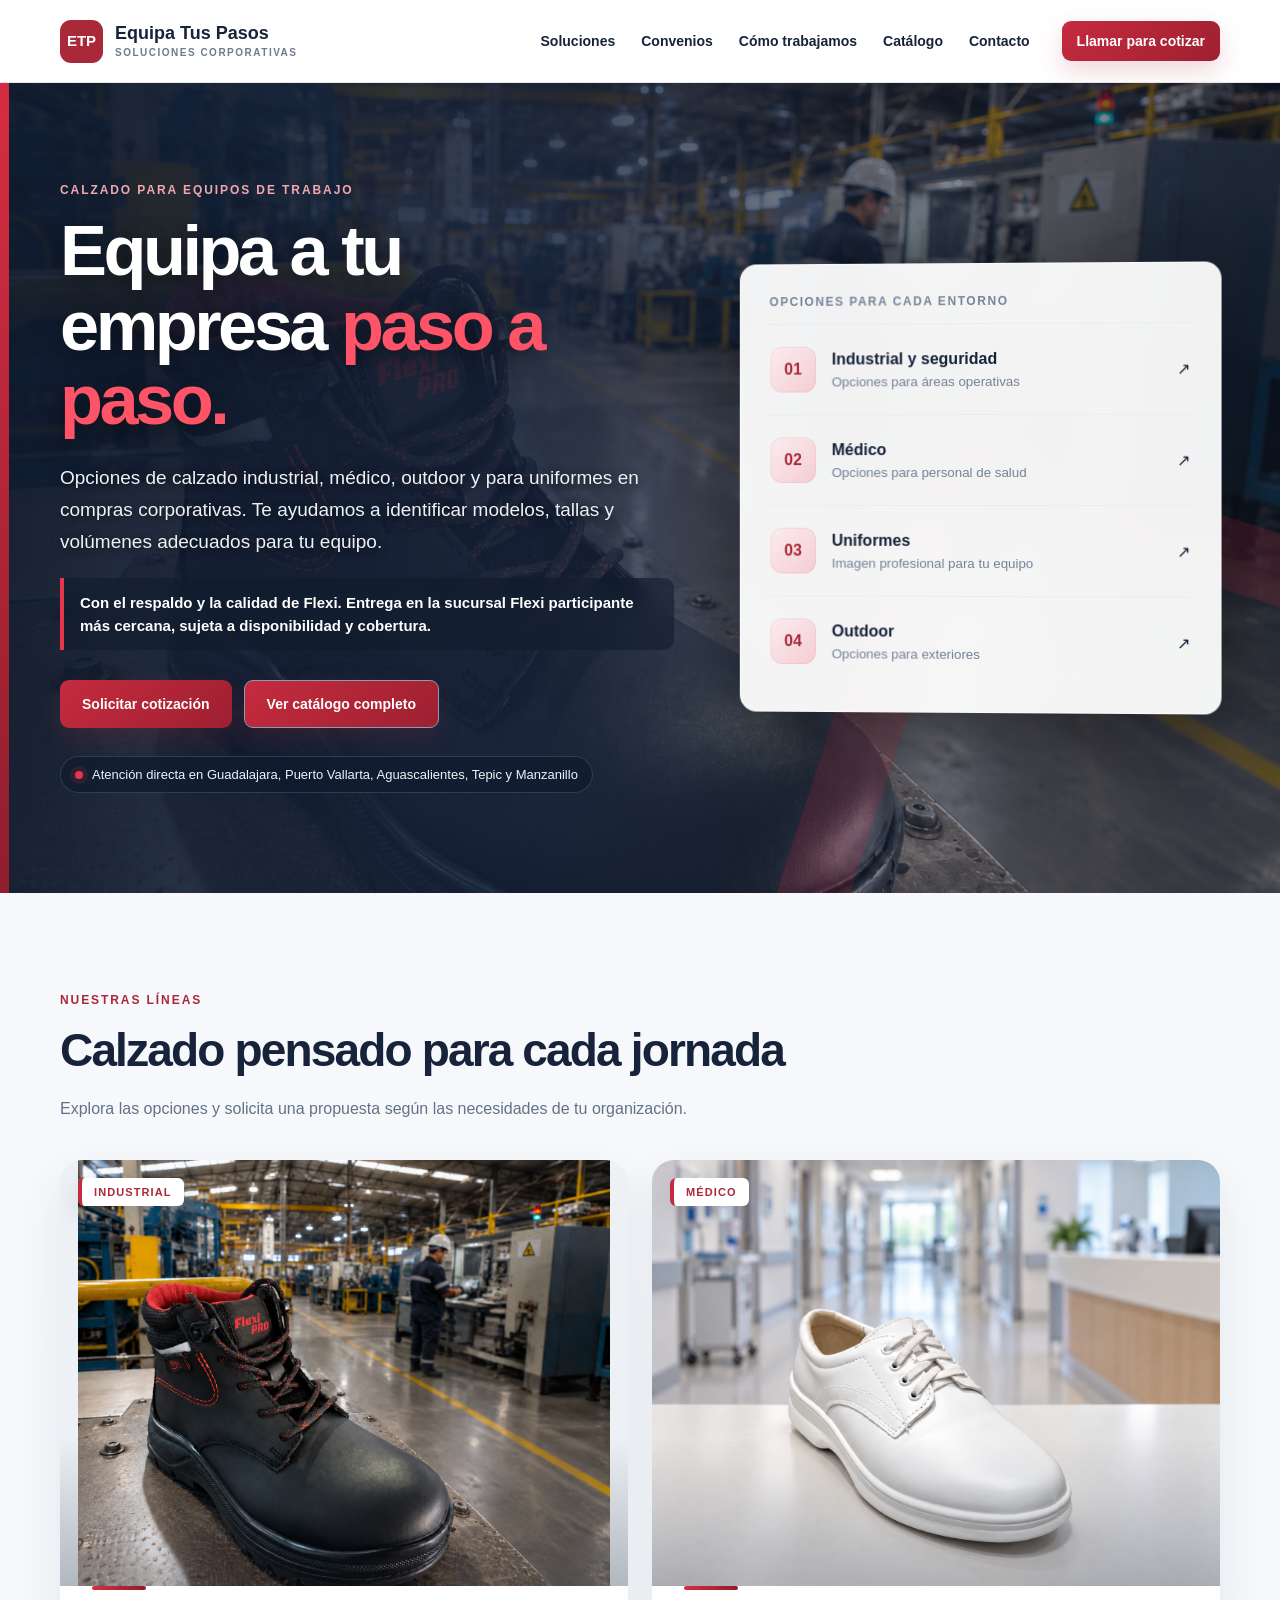
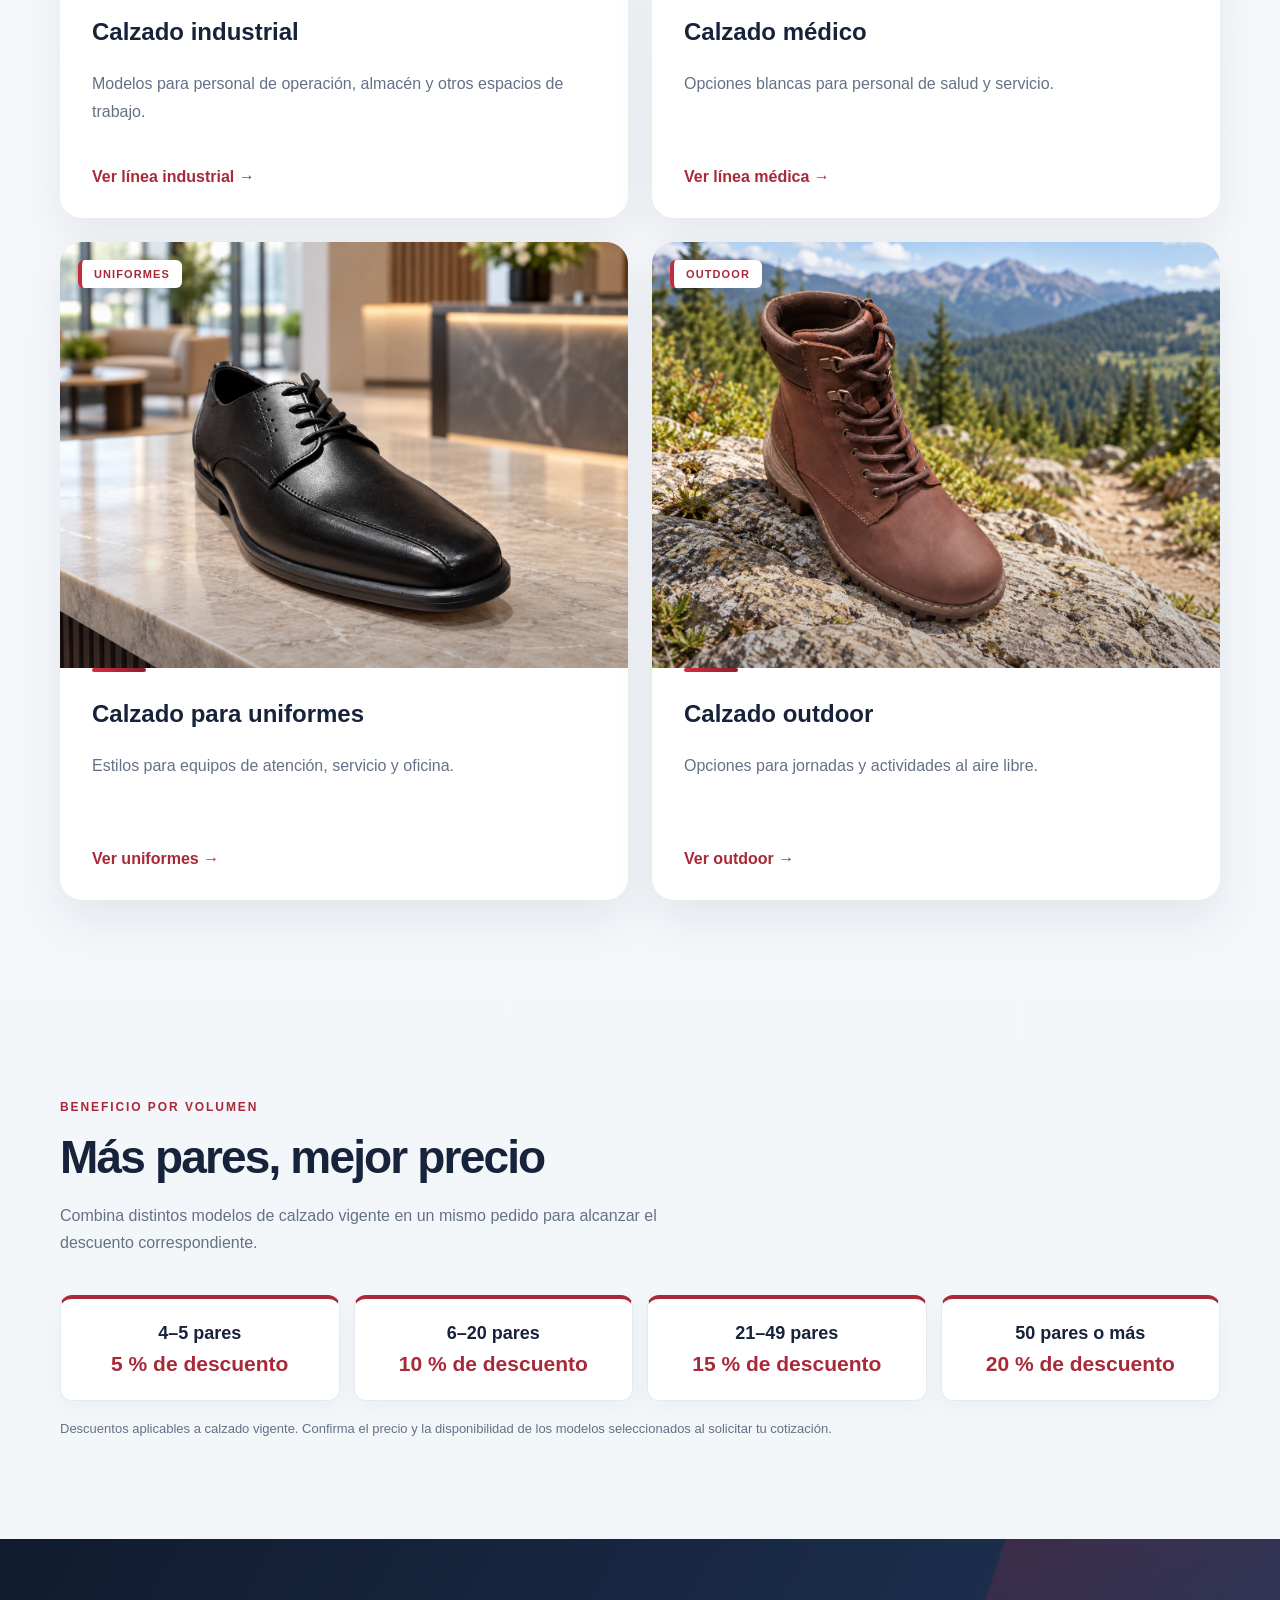
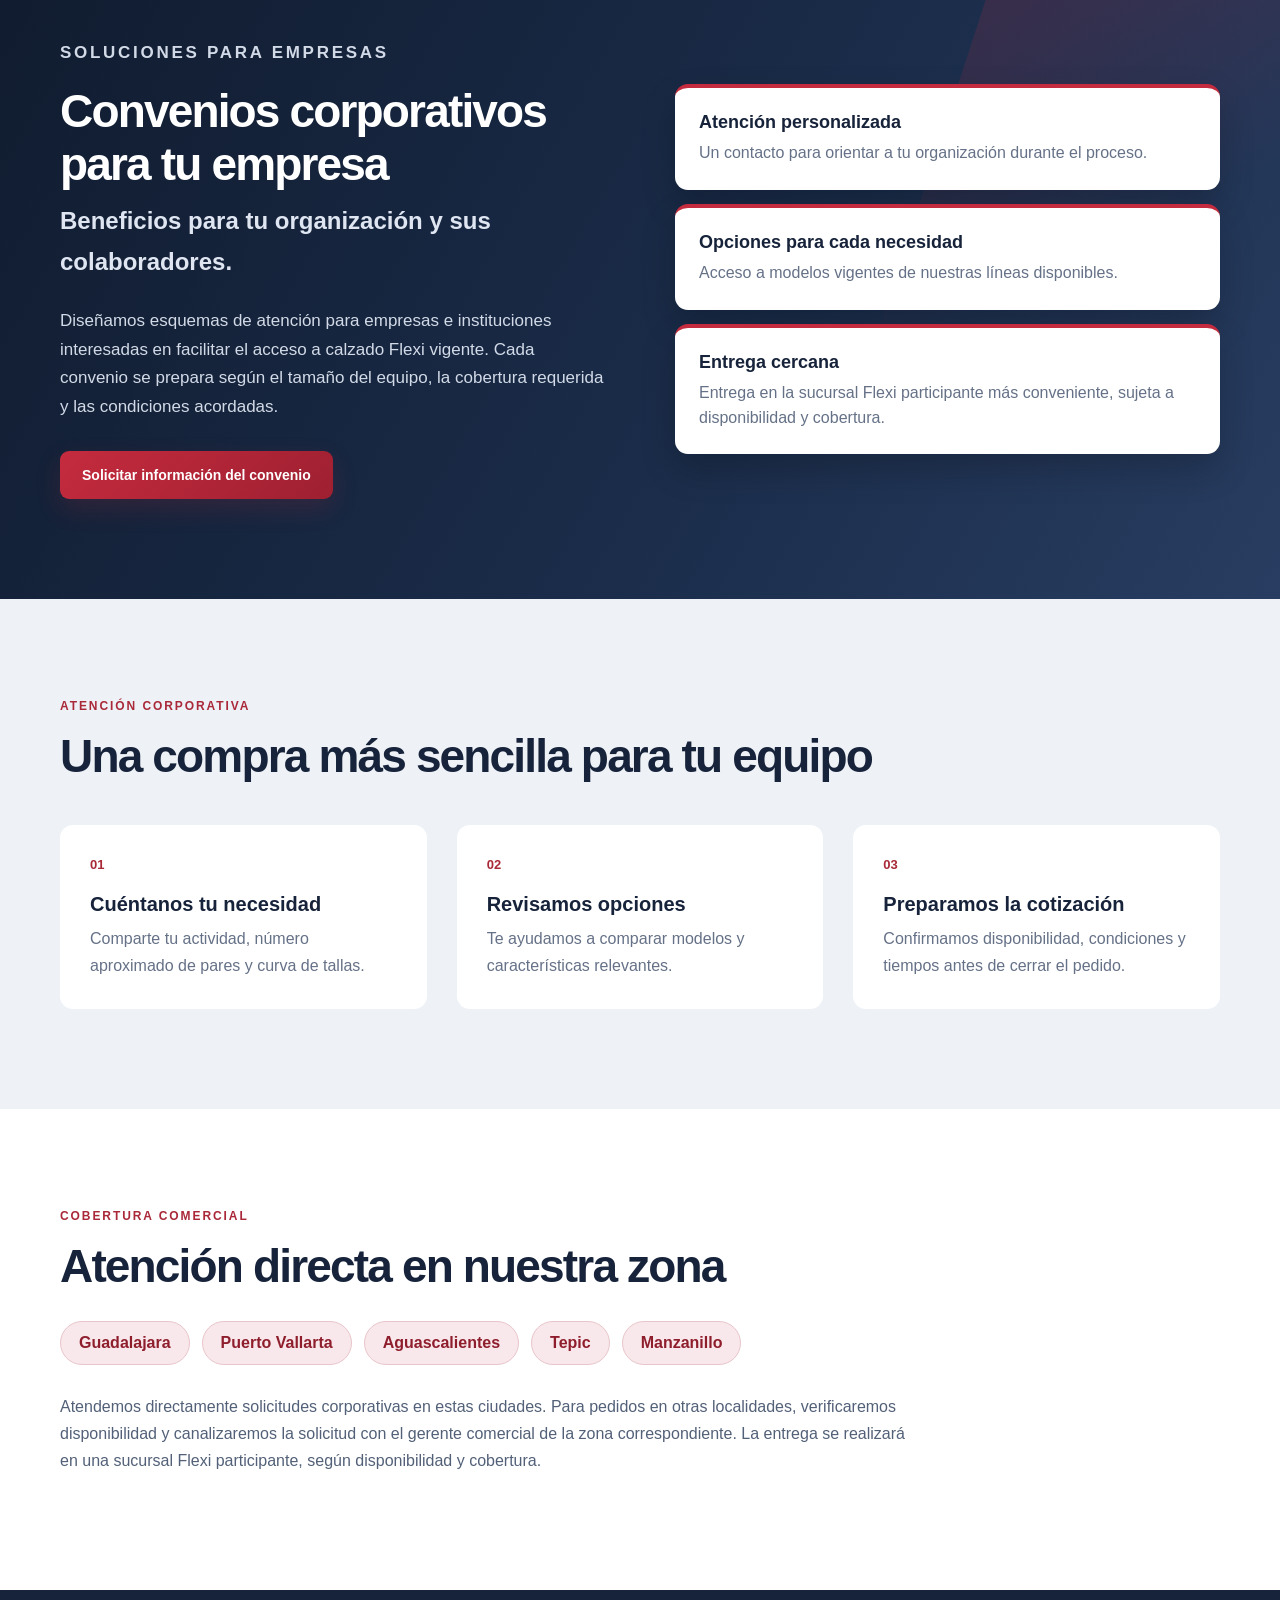
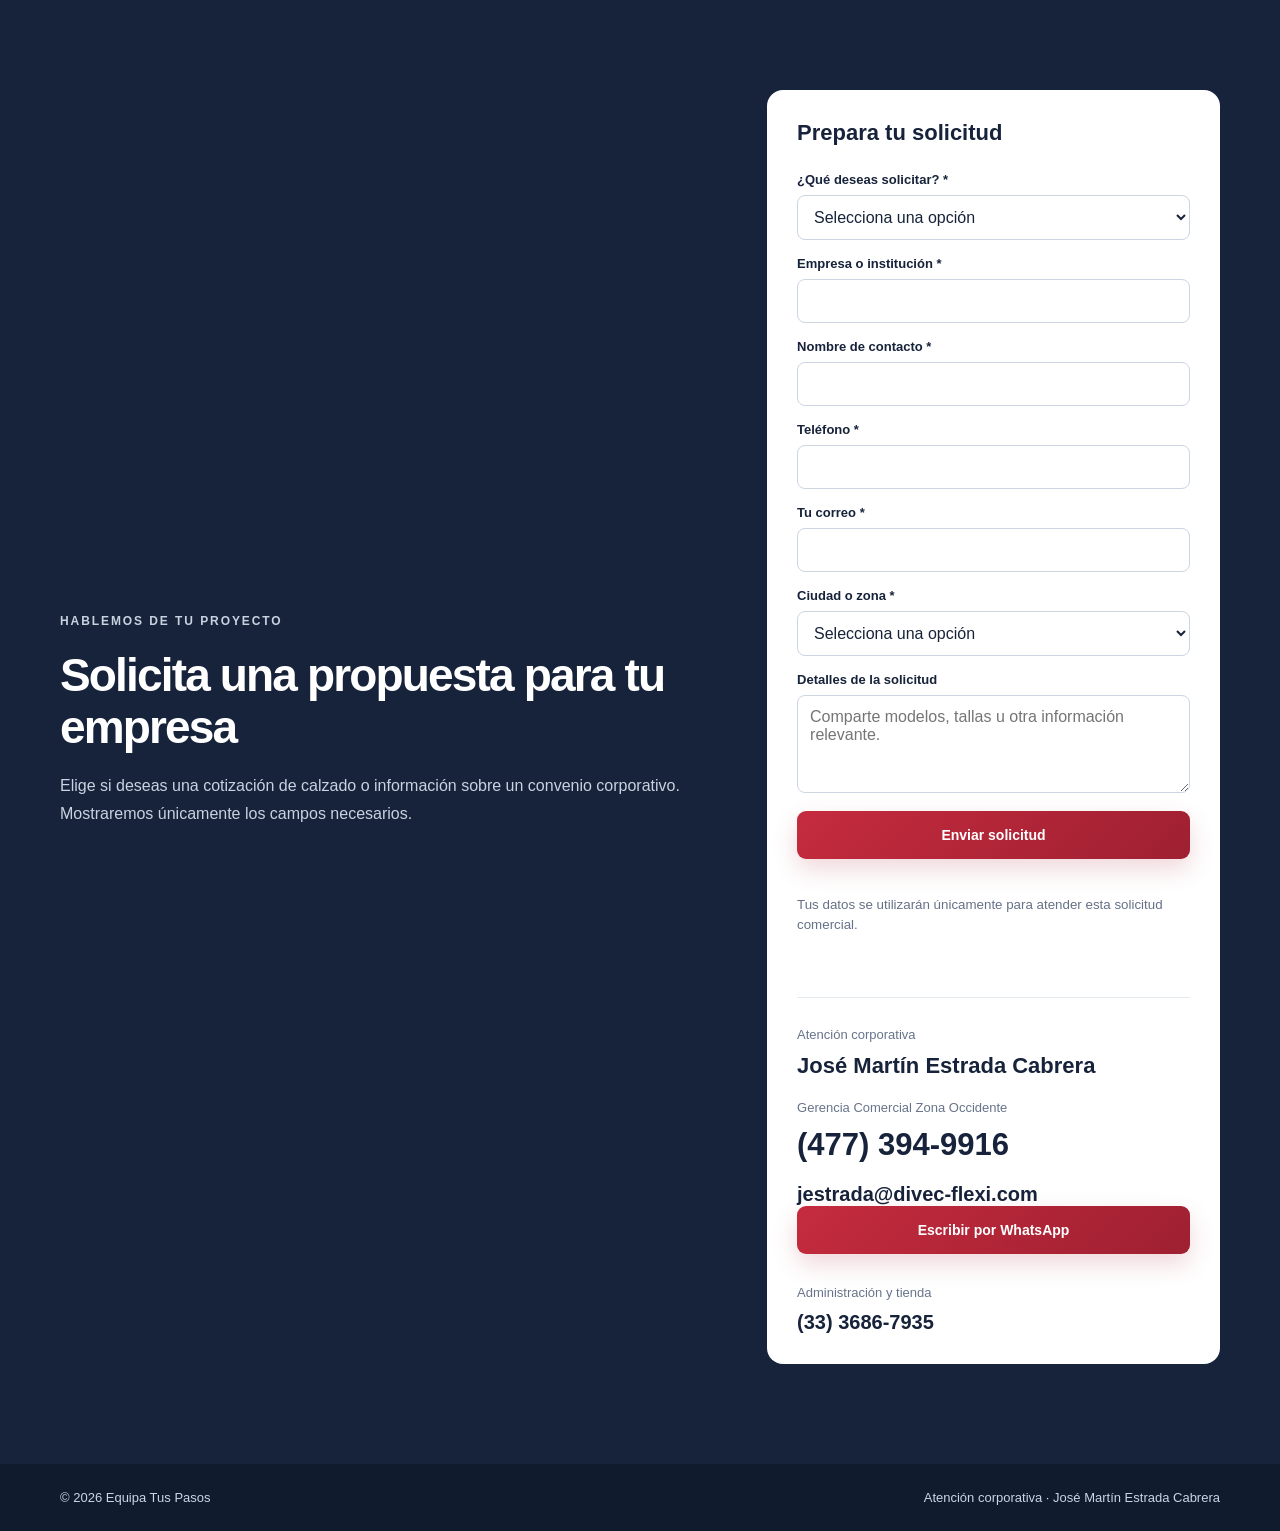
<file: index.html>
<!doctype html>
<html lang="es-MX">
<head>
  <meta charset="utf-8">
  <meta name="viewport" content="width=device-width, initial-scale=1">
  <title>Calzado industrial, médico, outdoor y para uniformes | Equipa Tus Pasos</title>
  <meta name="description" content="Cotiza calzado industrial, médico, outdoor y para uniformes. Atención corporativa en Guadalajara, Puerto Vallarta, Aguascalientes, Tepic y Manzanillo.">
  <meta name="robots" content="index,follow"><link rel="canonical" href="https://equipatuspasos.com.mx/">
  <meta name="theme-color" content="#17233a">
  <link rel="stylesheet" href="styles.css?v=movil-20260917">
  <script type="application/ld+json">{"@context":"https://schema.org","@type":"Organization","name":"Equipa Tus Pasos","description":"Soluciones de calzado industrial, médico, outdoor y para uniformes de empresas","areaServed":["Guadalajara","Puerto Vallarta","Aguascalientes","Tepic","Manzanillo"],"telephone":"+523336867935"}</script>
</head>
<body>
  <a class="skip" href="#contenido">Ir al contenido</a>
  <header class="site-header">
    <div class="wrap nav">
      <a class="brand" href="index.html" aria-label="Equipa Tus Pasos, inicio"><span class="brand-mark">ETP</span><span>Equipa <strong>Tus Pasos</strong><small>Soluciones corporativas</small></span></a>
<nav aria-label="Navegación principal"><a href="#soluciones">Soluciones</a><a href="#convenios">Convenios</a><a href="#proceso">Cómo trabajamos</a><a href="catalogo.html">Catálogo</a><a href="#contacto">Contacto</a></nav>
      <a class="button button-small" href="tel:+523336867935">Llamar para cotizar</a>
    </div>
  </header>
  <main id="contenido">
    <section class="hero"><div class="wrap hero-grid"><div><p class="eyebrow">Calzado para equipos de trabajo</p><h1>Equipa a tu empresa <em>paso a paso.</em></h1><p class="lead">Opciones de calzado industrial, médico, outdoor y para uniformes en compras corporativas. Te ayudamos a identificar modelos, tallas y volúmenes adecuados para tu equipo.</p><p class="hero-trust">Con el respaldo y la calidad de Flexi. Entrega en la sucursal Flexi participante más cercana, sujeta a disponibilidad y cobertura.</p><div class="actions"><a class="button" href="#contacto">Solicitar cotización</a><a class="button button-ghost" href="catalogo.html">Ver catálogo completo</a></div><p class="hero-note">Atención directa en Guadalajara, Puerto Vallarta, Aguascalientes, Tepic y Manzanillo</p></div><div class="hero-panel" aria-label="Nuestras cuatro líneas de calzado"><div class="hero-panel-heading">Opciones para cada entorno</div><a href="industrial.html"><span class="panel-icon">01</span><span><strong>Industrial y seguridad</strong><small>Opciones para áreas operativas</small></span><span aria-hidden="true">↗</span></a><a href="clinico.html"><span class="panel-icon">02</span><span><strong>Médico</strong><small>Opciones para personal de salud</small></span><span aria-hidden="true">↗</span></a><a href="uniformes.html"><span class="panel-icon">03</span><span><strong>Uniformes</strong><small>Imagen profesional para tu equipo</small></span><span aria-hidden="true">↗</span></a><a href="outdoor.html"><span class="panel-icon">04</span><span><strong>Outdoor</strong><small>Opciones para exteriores</small></span><span aria-hidden="true">↗</span></a></div></div></section>
    <section id="soluciones" class="section wrap"><p class="eyebrow dark">Nuestras líneas</p><h2>Calzado pensado para cada jornada</h2><p class="section-intro">Explora las opciones y solicita una propuesta según las necesidades de tu organización.</p><div class="cards"><article class="card"><div class="card-visual"><img src="industrial-142002-clean.png" alt="Calzado industrial negro en ambiente de fábrica" loading="lazy"><span class="card-badge">INDUSTRIAL</span></div><div class="card-body"><h3>Calzado industrial</h3><p>Modelos para personal de operación, almacén y otros espacios de trabajo.</p><a class="text-link" href="industrial.html">Ver línea industrial <span aria-hidden="true">→</span></a></div></article><article class="card"><div class="card-visual"><img src="medico-05807.png" alt="Calzado médico blanco en ambiente clínico" loading="lazy"><span class="card-badge">MÉDICO</span></div><div class="card-body"><h3>Calzado médico</h3><p>Opciones blancas para personal de salud y servicio.</p><a class="text-link" href="clinico.html">Ver línea médica <span aria-hidden="true">→</span></a></div></article><article class="card"><div class="card-visual"><img src="uniformes-407815.png" alt="Calzado negro para uniforme en ambiente corporativo" loading="lazy"><span class="card-badge">UNIFORMES</span></div><div class="card-body"><h3>Calzado para uniformes</h3><p>Estilos para equipos de atención, servicio y oficina.</p><a class="text-link" href="uniformes.html">Ver uniformes <span aria-hidden="true">→</span></a></div></article><article class="card"><div class="card-visual"><img src="outdoor-417413.png" alt="Bota outdoor café en entorno natural" loading="lazy"><span class="card-badge">OUTDOOR</span></div><div class="card-body"><h3>Calzado outdoor</h3><p>Opciones para jornadas y actividades al aire libre.</p><a class="text-link" href="outdoor.html">Ver outdoor <span aria-hidden="true">→</span></a></div></article></div></section>
    <section id="descuentos" class="section wrap"><p class="eyebrow dark">Beneficio por volumen</p><h2>Más pares, mejor precio</h2><p class="section-intro">Combina distintos modelos de calzado vigente en un mismo pedido para alcanzar el descuento correspondiente.</p><div class="discount-grid"><div><strong>4–5 pares</strong><span>5 % de descuento</span></div><div><strong>6–20 pares</strong><span>10 % de descuento</span></div><div><strong>21–49 pares</strong><span>15 % de descuento</span></div><div><strong>50 pares o más</strong><span>20 % de descuento</span></div></div><p class="discount-note">Descuentos aplicables a calzado vigente. Confirma el precio y la disponibilidad de los modelos seleccionados al solicitar tu cotización.</p></section><section id="convenios" class="section agreements"><div class="wrap agreements-grid"><div><p class="eyebrow">Soluciones para empresas</p><h2>Convenios corporativos para tu empresa</h2><p class="agreements-lead">Beneficios para tu organización y sus colaboradores.</p><p>Diseñamos esquemas de atención para empresas e instituciones interesadas en facilitar el acceso a calzado Flexi vigente. Cada convenio se prepara según el tamaño del equipo, la cobertura requerida y las condiciones acordadas.</p><a class="button" href="#contacto">Solicitar información del convenio</a></div><div class="agreement-benefits"><div><strong>Atención personalizada</strong><span>Un contacto para orientar a tu organización durante el proceso.</span></div><div><strong>Opciones para cada necesidad</strong><span>Acceso a modelos vigentes de nuestras líneas disponibles.</span></div><div><strong>Entrega cercana</strong><span>Entrega en la sucursal Flexi participante más conveniente, sujeta a disponibilidad y cobertura.</span></div></div></div></section><section id="proceso" class="section process"><div class="wrap"><p class="eyebrow dark">Atención corporativa</p><h2>Una compra más sencilla para tu equipo</h2><div class="steps"><div><span>01</span><h3>Cuéntanos tu necesidad</h3><p>Comparte tu actividad, número aproximado de pares y curva de tallas.</p></div><div><span>02</span><h3>Revisamos opciones</h3><p>Te ayudamos a comparar modelos y características relevantes.</p></div><div><span>03</span><h3>Preparamos la cotización</h3><p>Confirmamos disponibilidad, condiciones y tiempos antes de cerrar el pedido.</p></div></div></div></section>
    <section class="section coverage"><div class="wrap"><p class="eyebrow dark">Cobertura comercial</p><h2>Atención directa en nuestra zona</h2><div class="coverage-list"><span>Guadalajara</span><span>Puerto Vallarta</span><span>Aguascalientes</span><span>Tepic</span><span>Manzanillo</span></div><p class="coverage-note">Atendemos directamente solicitudes corporativas en estas ciudades. Para pedidos en otras localidades, verificaremos disponibilidad y canalizaremos la solicitud con el gerente comercial de la zona correspondiente. La entrega se realizará en una sucursal Flexi participante, según disponibilidad y cobertura.</p></div></section><section id="contacto" class="section contact"><div class="wrap contact-grid"><div><p class="eyebrow">Hablemos de tu proyecto</p><h2>Solicita una propuesta para tu empresa</h2><p>Elige si deseas una cotización de calzado o información sobre un convenio corporativo. Mostraremos únicamente los campos necesarios.</p></div><div class="contact-card"><h3>Prepara tu solicitud</h3><form id="quote-form"><label for="request_type">¿Qué deseas solicitar? *</label><select id="request_type" name="request_type" required><option value="">Selecciona una opción</option><option value="Cotización">Cotización de calzado</option><option value="Convenio">Convenio corporativo</option></select><label for="company">Empresa o institución *</label><input id="company" name="company" required maxlength="120" autocomplete="organization"><label for="person">Nombre de contacto *</label><input id="person" name="person" required maxlength="120" autocomplete="name"><label for="phone">Teléfono *</label><input id="phone" name="phone" required maxlength="30" autocomplete="tel" inputmode="tel"><label for="email">Tu correo *</label><input id="email" name="email" type="email" required maxlength="180" autocomplete="email"><label id="city-label" for="city">Ciudad o zona *</label><select id="city" name="city" required><option value="">Selecciona una opción</option><option>Guadalajara</option><option>Puerto Vallarta</option><option>Aguascalientes</option><option>Tepic</option><option>Manzanillo</option><option>Otra ciudad</option></select><div id="other-city-field" class="conditional-block" hidden><label for="other_city">Escribe ciudad y estado *</label><input id="other_city" name="other_city" maxlength="120" placeholder="Ej. León, Guanajuato"></div><div id="purchase-fields" class="conditional-fields" hidden><label for="line">Línea de calzado *</label><select id="line" name="line"><option value="">Selecciona una opción</option><option>Industrial</option><option>Médico</option><option>Uniformes</option><option>Outdoor</option></select><label for="volume">Volumen aproximado</label><input id="volume" name="volume" maxlength="80" placeholder="Ej. 50 pares"></div><div id="agreement-fields" class="conditional-fields" hidden><label for="role">Puesto o área *</label><input id="role" name="role" maxlength="120" autocomplete="organization-title"><label for="organization_type">Tipo de organización *</label><select id="organization_type" name="organization_type"><option value="">Selecciona una opción</option><option>Empresa privada</option><option>Institución pública</option><option>Institución educativa</option><option>Asociación u organismo</option><option>Otra</option></select><label for="employees">Número aproximado de colaboradores</label><input id="employees" name="employees" maxlength="80" inputmode="numeric" placeholder="Ej. 150 colaboradores"></div><label id="details-label" for="details">Detalles u observaciones</label><textarea id="details" name="details" rows="4" maxlength="2000" placeholder="Comparte cualquier información que nos ayude a atender tu solicitud."></textarea><div class="form-trap" aria-hidden="true"><label for="website">Sitio web</label><input id="website" name="website" tabindex="-1" autocomplete="off"></div><button class="button" type="submit">Enviar solicitud</button><small class="form-note">Tus datos se utilizarán únicamente para atender esta solicitud comercial.</small><p id="form-status" class="form-status" role="status" aria-live="polite"></p></form><div class="contact-divider"></div><p>Atención corporativa</p><h3>José Martín Estrada Cabrera</h3><p>Gerencia Comercial Zona Occidente</p><a class="contact-number" href="tel:+524773949916">(477) 394-9916</a><a class="contact-secondary" href="mailto:jestrada@divec-flexi.com">jestrada@divec-flexi.com</a><a class="button" href="https://wa.me/524773949916?text=Hola%2C%20quiero%20cotizar%20calzado%20para%20mi%20empresa">Escribir por WhatsApp</a><p>Administración y tienda</p><a class="contact-secondary" href="tel:+523336867935">(33) 3686-7935</a></div></div></section>
  </main>
  <footer><div class="wrap footer-inner"><span>© <span id="year">2026</span> Equipa Tus Pasos</span><span>Atención corporativa · José Martín Estrada Cabrera</span></div></footer>
  <script src="site.js?v=modernizacion-flexi" defer></script>
</body>
</html>
</file>
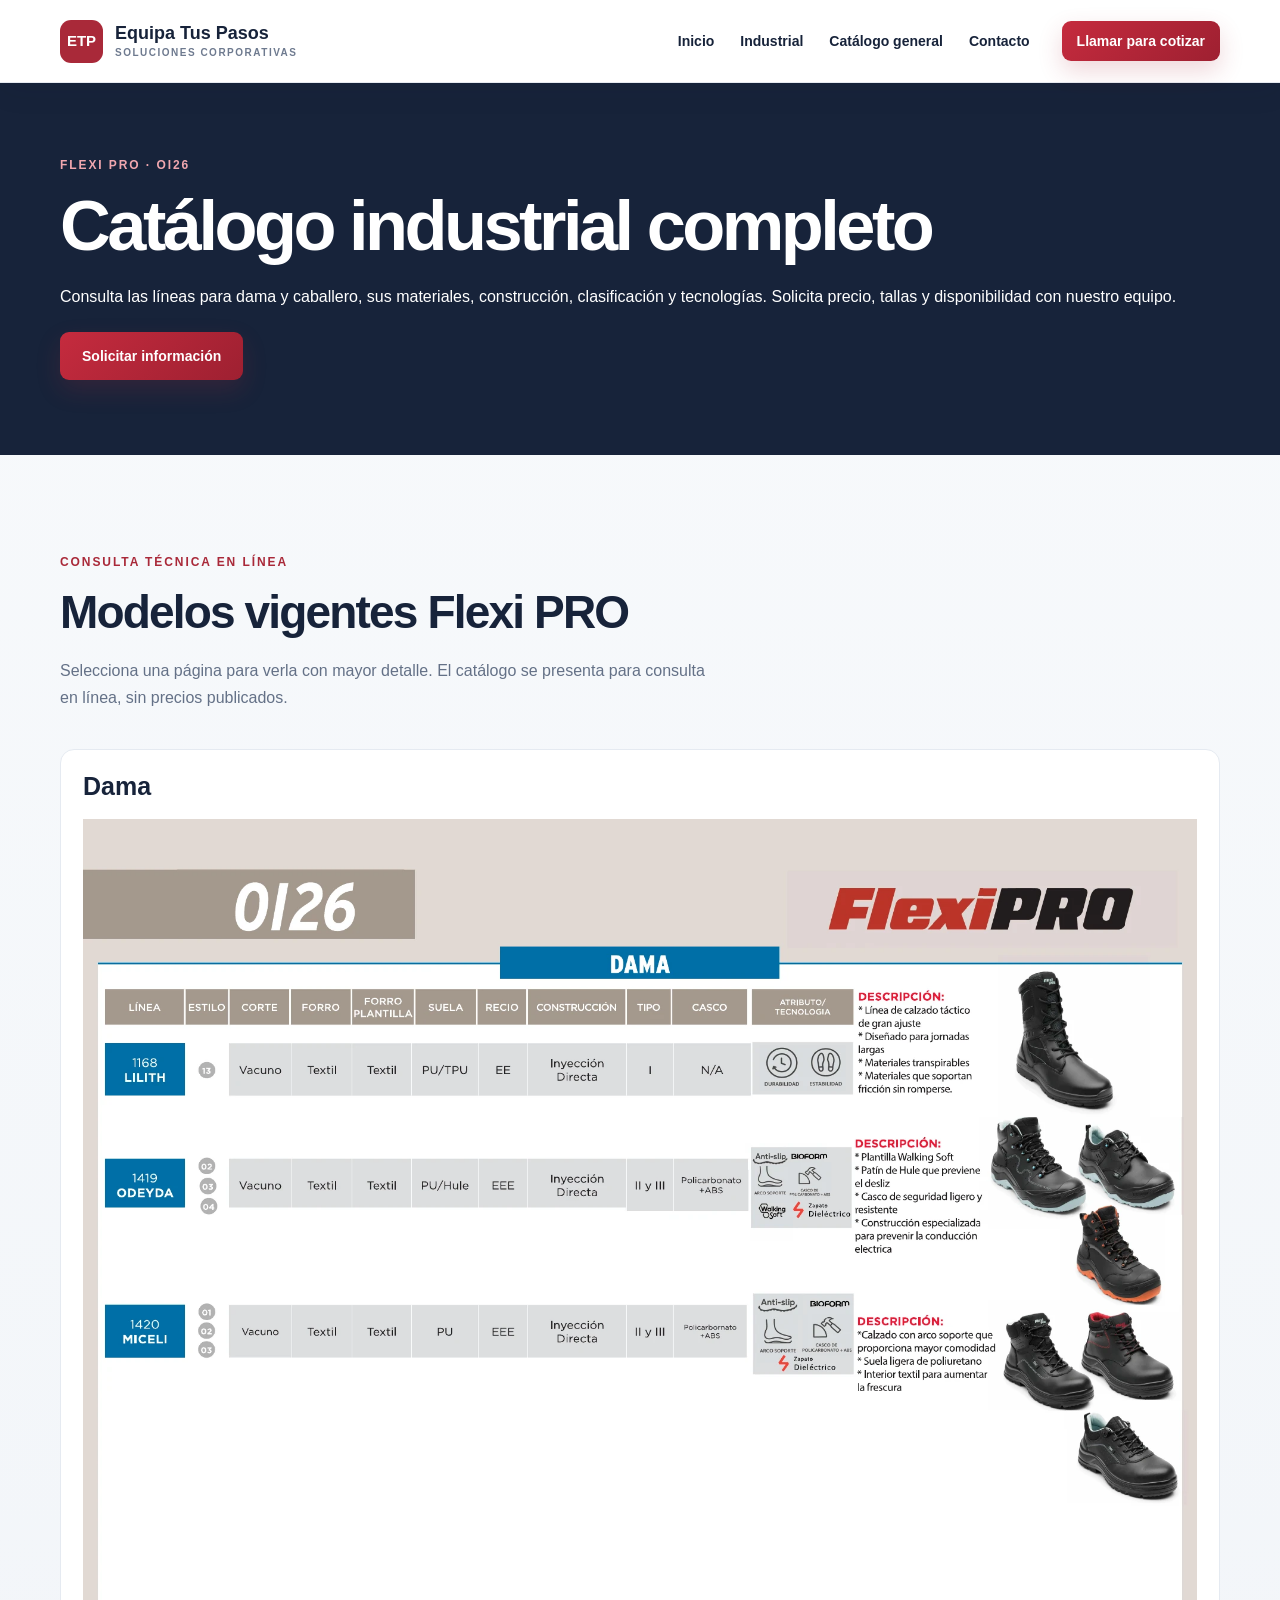
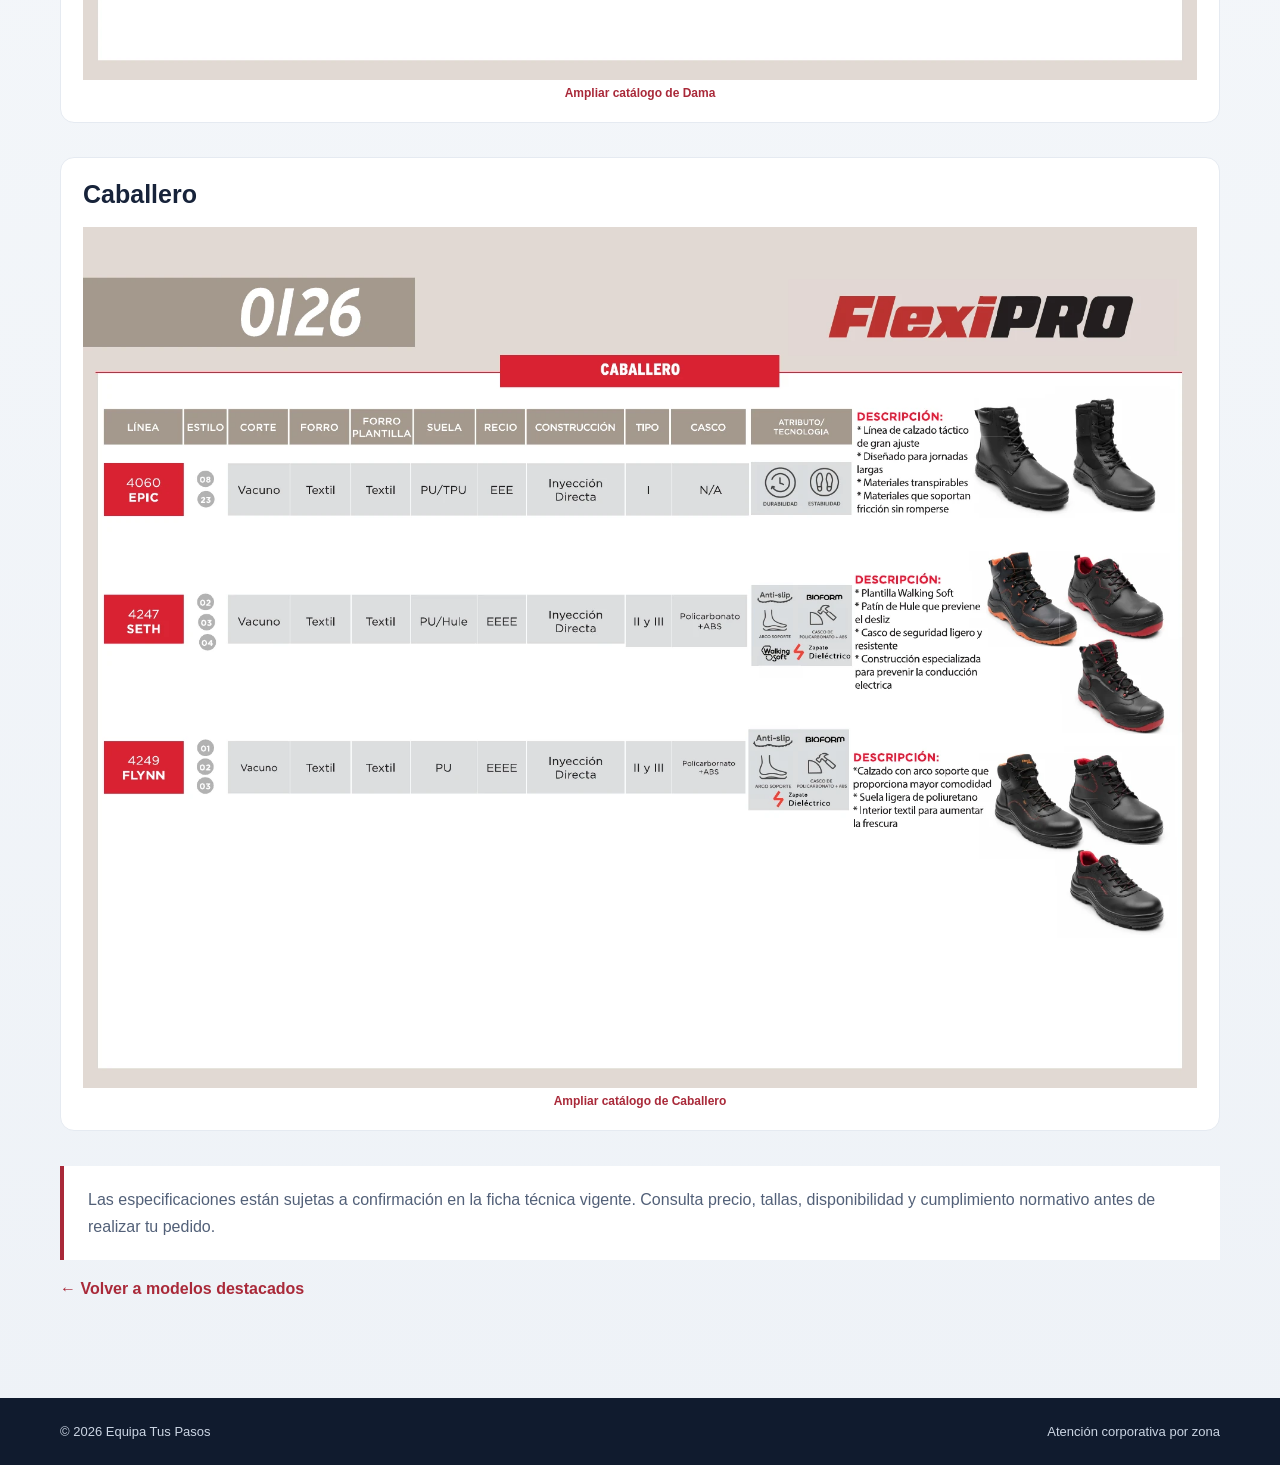
<file: catalogo-industrial.html>
<!doctype html>
<html lang="es-MX"><head><meta charset="utf-8"><meta name="viewport" content="width=device-width, initial-scale=1"><title>Catálogo industrial Flexi PRO para empresas | Equipa Tus Pasos</title><meta name="description" content="Consulta el catálogo industrial Flexi PRO para dama y caballero, con materiales, tecnologías y características técnicas para compras corporativas."><meta name="robots" content="index,follow"><link rel="canonical" href="https://equipatuspasos.com.mx/catalogo-industrial.html"><link rel="stylesheet" href="styles.css?v=movil-20260917"></head><body>
<a class="skip" href="#contenido">Ir al contenido</a><header class="site-header"><div class="wrap nav"><a class="brand" href="index.html"><span class="brand-mark">ETP</span><span>Equipa <strong>Tus Pasos</strong><small>Soluciones corporativas</small></span></a><nav aria-label="Navegación principal"><a href="index.html">Inicio</a><a href="industrial.html">Industrial</a><a href="catalogo.html">Catálogo general</a><a href="index.html#contacto">Contacto</a></nav><a class="button button-small" href="tel:+523336867935">Llamar para cotizar</a></div></header>
<main id="contenido"><section class="subhero"><div class="wrap"><p class="eyebrow">Flexi PRO · OI26</p><h1>Catálogo industrial completo</h1><p>Consulta las líneas para dama y caballero, sus materiales, construcción, clasificación y tecnologías. Solicita precio, tallas y disponibilidad con nuestro equipo.</p><a class="button" href="index.html#contacto">Solicitar información</a></div></section>
<section class="section wrap industrial-catalog"><p class="eyebrow dark">Consulta técnica en línea</p><h2>Modelos vigentes Flexi PRO</h2><p class="section-intro">Selecciona una página para verla con mayor detalle. El catálogo se presenta para consulta en línea, sin precios publicados.</p><div class="industrial-catalog-grid">
<article class="product industrial-sheet"><h3>Dama</h3><button class="product-image-button" type="button" data-enlarge aria-label="Ampliar catálogo industrial para dama"><img src="catalogo-industrial-dama.webp" alt="Catálogo técnico Flexi PRO de calzado industrial para dama" loading="eager"><span>Ampliar catálogo de Dama</span></button></article>
<article class="product industrial-sheet"><h3>Caballero</h3><button class="product-image-button" type="button" data-enlarge aria-label="Ampliar catálogo industrial para caballero"><img src="catalogo-industrial-caballero.webp" alt="Catálogo técnico Flexi PRO de calzado industrial para caballero" loading="lazy"><span>Ampliar catálogo de Caballero</span></button></article>
</div><div class="notice">Las especificaciones están sujetas a confirmación en la ficha técnica vigente. Consulta precio, tallas, disponibilidad y cumplimiento normativo antes de realizar tu pedido.</div><a class="back-link" href="industrial.html">← Volver a modelos destacados</a></section></main>
<dialog id="product-lightbox" class="product-lightbox industrial-lightbox" aria-label="Catálogo industrial ampliado"><button class="lightbox-close" type="button" aria-label="Cerrar catálogo ampliado">×</button><img alt=""><p></p></dialog><footer><div class="wrap footer-inner"><span>© <span id="year">2026</span> Equipa Tus Pasos</span><span>Atención corporativa por zona</span></div></footer><script src="site.js" defer></script></body></html>
</file>
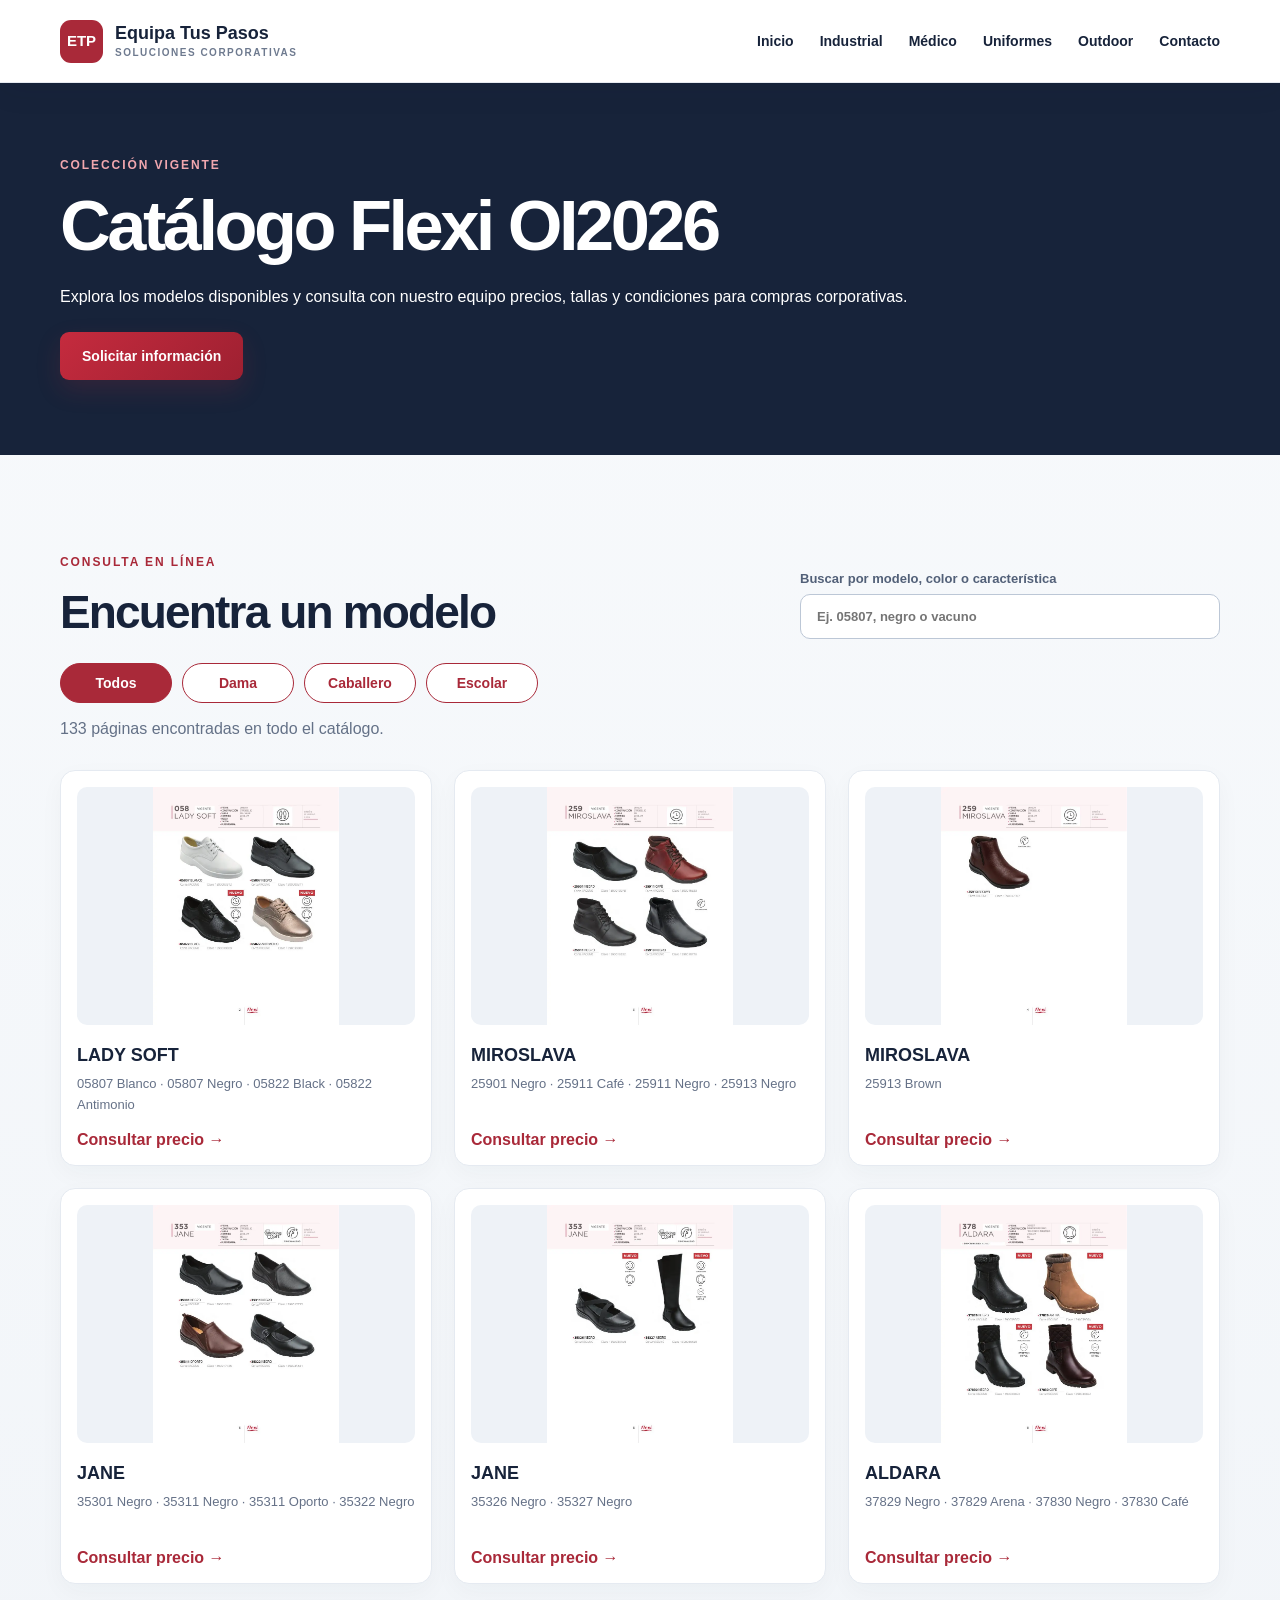
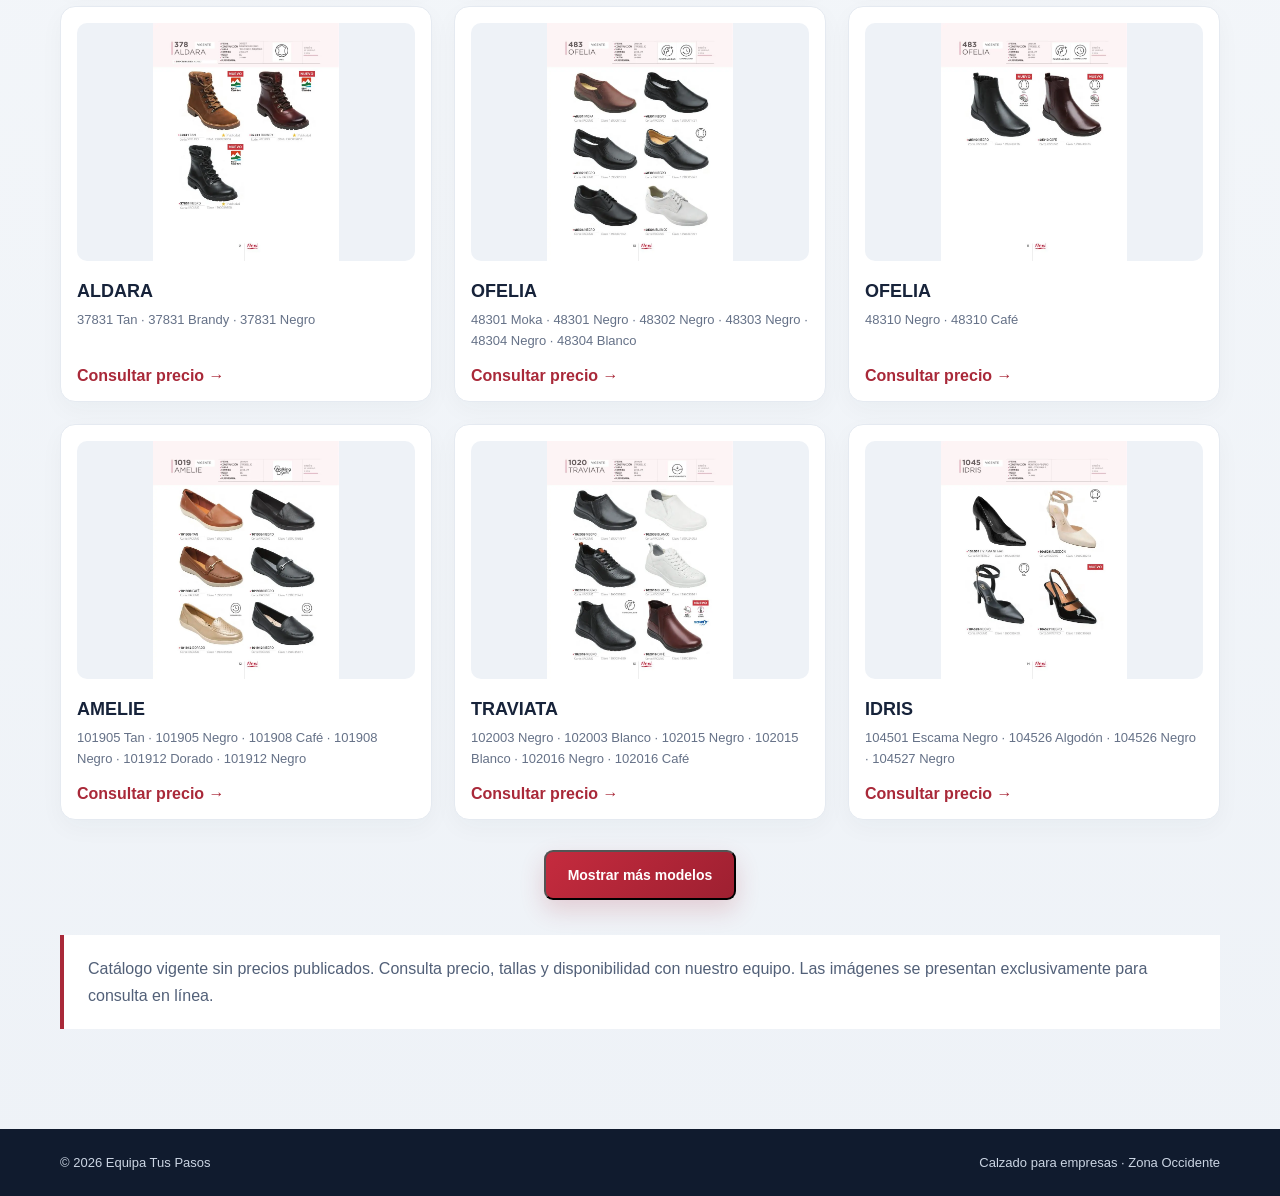
<file: catalogo.html>
<!doctype html>
<html lang="es-MX"><head><meta charset="utf-8"><meta name="viewport" content="width=device-width,initial-scale=1"><title>Catálogo vigente Flexi OI2026 | Equipa Tus Pasos</title><meta name="description" content="Consulta en línea el catálogo vigente de calzado Flexi Otoño Invierno 2026 y solicita información para tu empresa."><meta name="robots" content="index,follow"><link rel="canonical" href="https://equipatuspasos.com.mx/catalogo.html"><link rel="stylesheet" href="styles.css?v=movil-20260917"></head><body>
<a class="skip" href="#contenido">Ir al contenido</a><header class="site-header"><div class="wrap nav"><a class="brand" href="index.html"><span class="brand-mark">ETP</span><span>Equipa <strong>Tus Pasos</strong><small>Soluciones corporativas</small></span></a><nav aria-label="Navegación principal"><a href="index.html">Inicio</a><a href="industrial.html">Industrial</a><a href="clinico.html">Médico</a><a href="uniformes.html">Uniformes</a><a href="outdoor.html">Outdoor</a><a href="index.html#contacto">Contacto</a></nav></div></header>
<main id="contenido"><section class="subhero"><div class="wrap"><p class="eyebrow">Colección vigente</p><h1>Catálogo Flexi OI2026</h1><p>Explora los modelos disponibles y consulta con nuestro equipo precios, tallas y condiciones para compras corporativas.</p><a class="button" href="index.html#contacto">Solicitar información</a></div></section>
<section class="section wrap"><div class="catalog-toolbar"><div><p class="eyebrow dark">Consulta en línea</p><h2>Encuentra un modelo</h2></div><label class="catalog-search">Buscar por modelo, color o característica<input id="catalog-search" type="search" placeholder="Ej. 05807, negro o vacuno" autocomplete="off"></label></div><div class="catalog-filters" role="group" aria-label="Filtrar catálogo por sección"><button type="button" class="active" data-catalog-filter="all" aria-pressed="true">Todos</button><button type="button" data-catalog-filter="dama" aria-pressed="false">Dama</button><button type="button" data-catalog-filter="caballero" aria-pressed="false">Caballero</button><button type="button" data-catalog-filter="escolar" aria-pressed="false">Escolar</button></div><p id="catalog-status" class="section-intro catalog-filter-status" aria-live="polite">Cargando catálogo…</p><div id="catalog-grid" class="catalog-grid"></div><button id="catalog-more" class="button catalog-more" type="button" hidden>Mostrar más modelos</button><noscript>Activa JavaScript para consultar el catálogo.</noscript><div class="notice catalog-notice">Catálogo vigente sin precios publicados. Consulta precio, tallas y disponibilidad con nuestro equipo. Las imágenes se presentan exclusivamente para consulta en línea.</div></section></main>
<dialog id="catalog-lightbox" class="product-lightbox catalog-lightbox" aria-label="Página ampliada del catálogo"><button class="lightbox-close" type="button" aria-label="Cerrar página ampliada">×</button><img alt=""><p></p></dialog><footer><div class="wrap footer-inner"><span>© <span id="year">2026</span> Equipa Tus Pasos</span><span>Calzado para empresas · Zona Occidente</span></div></footer><script src="site.js" defer></script><script src="catalogo.js" defer></script></body></html>
</file>
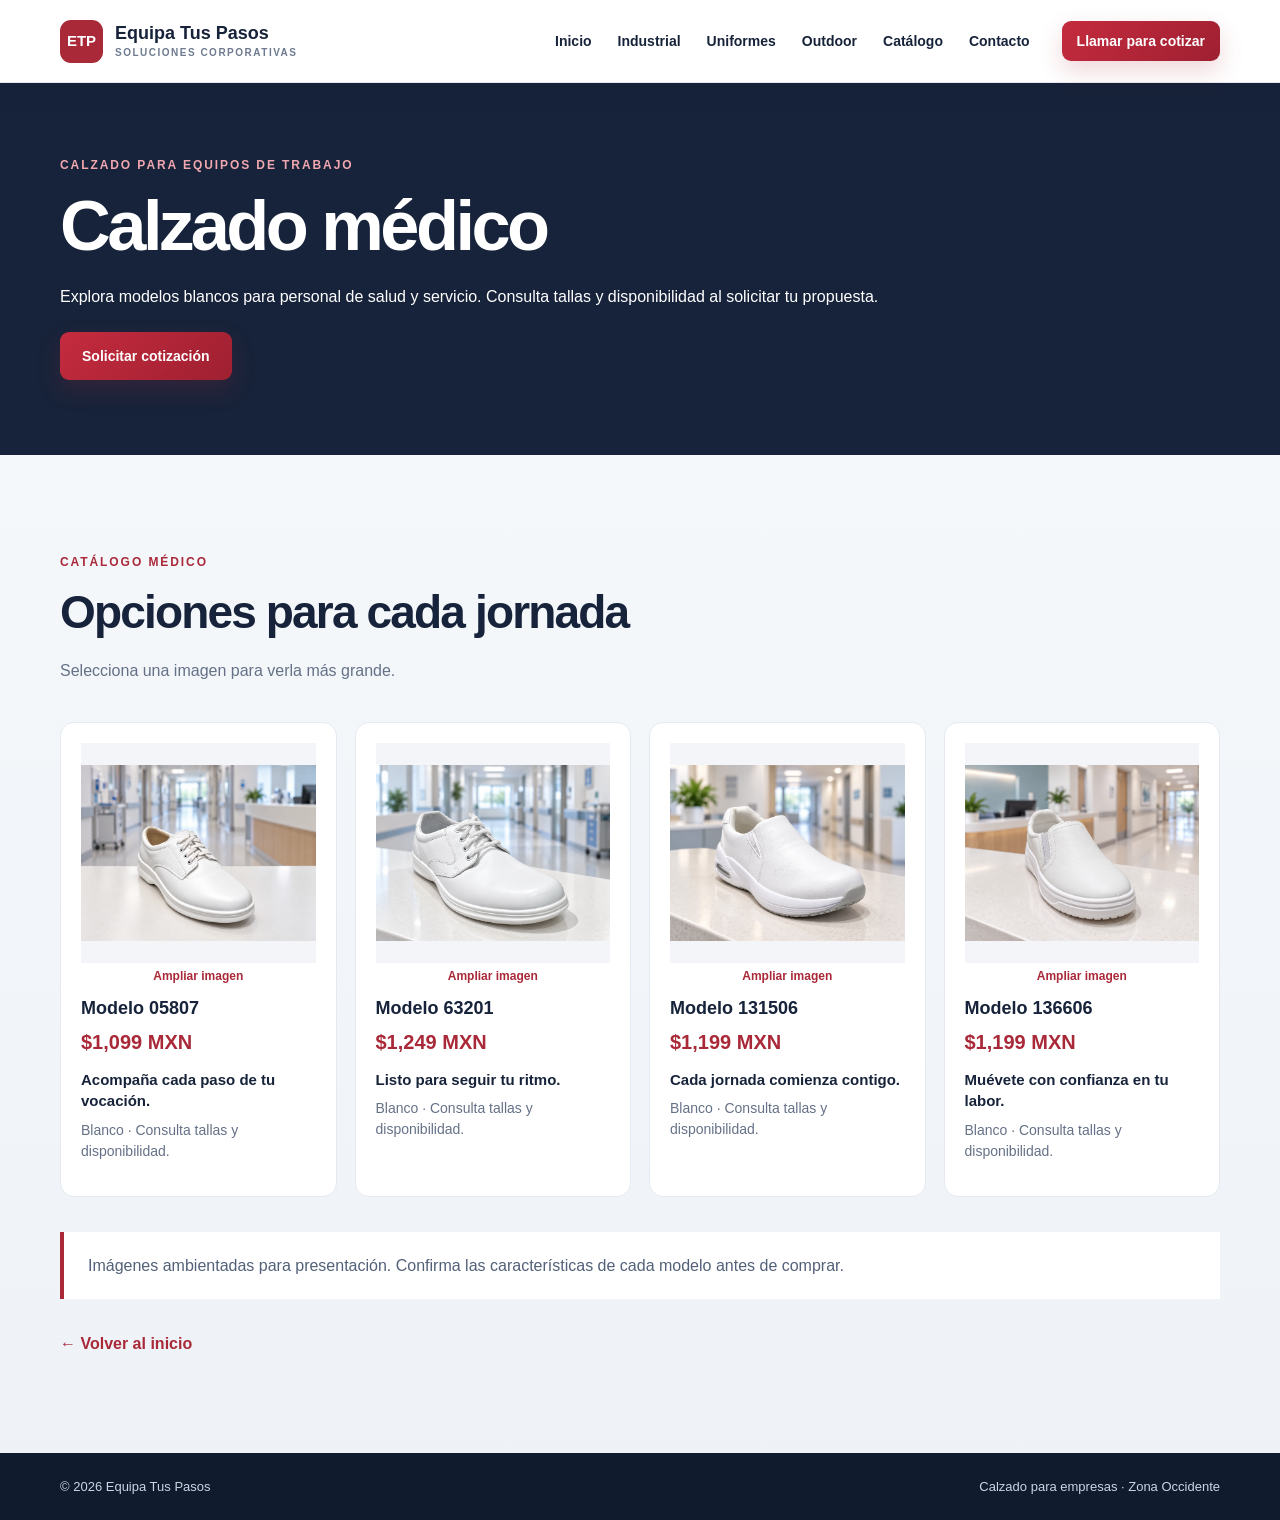
<file: clinico.html>
<!doctype html>
<html lang="es-MX"><head>
<meta charset="utf-8"><meta name="viewport" content="width=device-width, initial-scale=1">
<title>Calzado médico para empresas | Equipa Tus Pasos</title>
<meta name="description" content="Explora modelos de calzado médico blanco para equipos de trabajo. Solicita una cotización corporativa en Guadalajara y la Zona Occidente.">
<meta name="robots" content="index,follow"><link rel="canonical" href="https://equipatuspasos.com.mx/clinico.html"><link rel="stylesheet" href="styles.css?v=movil-20260917">
</head><body>
<a class="skip" href="#contenido">Ir al contenido</a>
<header class="site-header"><div class="wrap nav"><a class="brand" href="index.html"><span class="brand-mark">ETP</span><span>Equipa <strong>Tus Pasos</strong><small>Soluciones corporativas</small></span></a><nav aria-label="Navegación principal"><a href="index.html">Inicio</a><a href="industrial.html">Industrial</a><a href="uniformes.html">Uniformes</a><a href="outdoor.html">Outdoor</a><a href="catalogo.html">Catálogo</a><a href="index.html#contacto">Contacto</a></nav><a class="button button-small" href="tel:+523336867935">Llamar para cotizar</a></div></header>
<main id="contenido"><section class="subhero"><div class="wrap"><p class="eyebrow">Calzado para equipos de trabajo</p><h1>Calzado médico</h1><p>Explora modelos blancos para personal de salud y servicio. Consulta tallas y disponibilidad al solicitar tu propuesta.</p><a class="button" href="index.html#contacto">Solicitar cotización</a></div></section>
<section class="section wrap"><p class="eyebrow dark">Catálogo médico</p><h2>Opciones para cada jornada</h2><p class="section-intro">Selecciona una imagen para verla más grande.</p><div class="product-grid">
<article class="product"><button class="product-image-button" type="button" data-enlarge aria-label="Ampliar imagen del modelo 05807"><img src="medico-05807.png" alt="Zapato médico blanco de agujetas, modelo 05807, en ambiente clínico" loading="lazy"><span>Ampliar imagen</span></button><h3>Modelo 05807</h3><p class="product-price">$1,099 MXN</p><p class="product-message">Acompaña cada paso de tu vocación.</p><p>Blanco · Consulta tallas y disponibilidad.</p></article>
<article class="product"><button class="product-image-button" type="button" data-enlarge aria-label="Ampliar imagen del modelo 63201"><img src="medico-63201.png" alt="Zapato médico blanco de agujetas, modelo 63201, en ambiente clínico" loading="lazy"><span>Ampliar imagen</span></button><h3>Modelo 63201</h3><p class="product-price">$1,249 MXN</p><p class="product-message">Listo para seguir tu ritmo.</p><p>Blanco · Consulta tallas y disponibilidad.</p></article>
<article class="product"><button class="product-image-button" type="button" data-enlarge aria-label="Ampliar imagen del modelo 131506"><img src="medico-131506.png" alt="Zapato médico blanco sin agujetas, modelo 131506, en ambiente clínico" loading="lazy"><span>Ampliar imagen</span></button><h3>Modelo 131506</h3><p class="product-price">$1,199 MXN</p><p class="product-message">Cada jornada comienza contigo.</p><p>Blanco · Consulta tallas y disponibilidad.</p></article>
<article class="product"><button class="product-image-button" type="button" data-enlarge aria-label="Ampliar imagen del modelo 136606"><img src="medico-136606.png" alt="Zapato médico blanco sin agujetas, modelo 136606, en ambiente clínico" loading="lazy"><span>Ampliar imagen</span></button><h3>Modelo 136606</h3><p class="product-price">$1,199 MXN</p><p class="product-message">Muévete con confianza en tu labor.</p><p>Blanco · Consulta tallas y disponibilidad.</p></article>
</div><p class="notice">Imágenes ambientadas para presentación. Confirma las características de cada modelo antes de comprar.</p><a class="back-link" href="index.html">← Volver al inicio</a></section></main>
<dialog id="product-lightbox" class="product-lightbox" aria-label="Imagen ampliada del producto"><button class="lightbox-close" type="button" aria-label="Cerrar imagen ampliada">×</button><img alt=""><p></p></dialog>
<footer><div class="wrap footer-inner"><span>© <span id="year">2026</span> Equipa Tus Pasos</span><span>Calzado para empresas · Zona Occidente</span></div></footer><script src="site.js" defer></script>
</body></html>
</file>
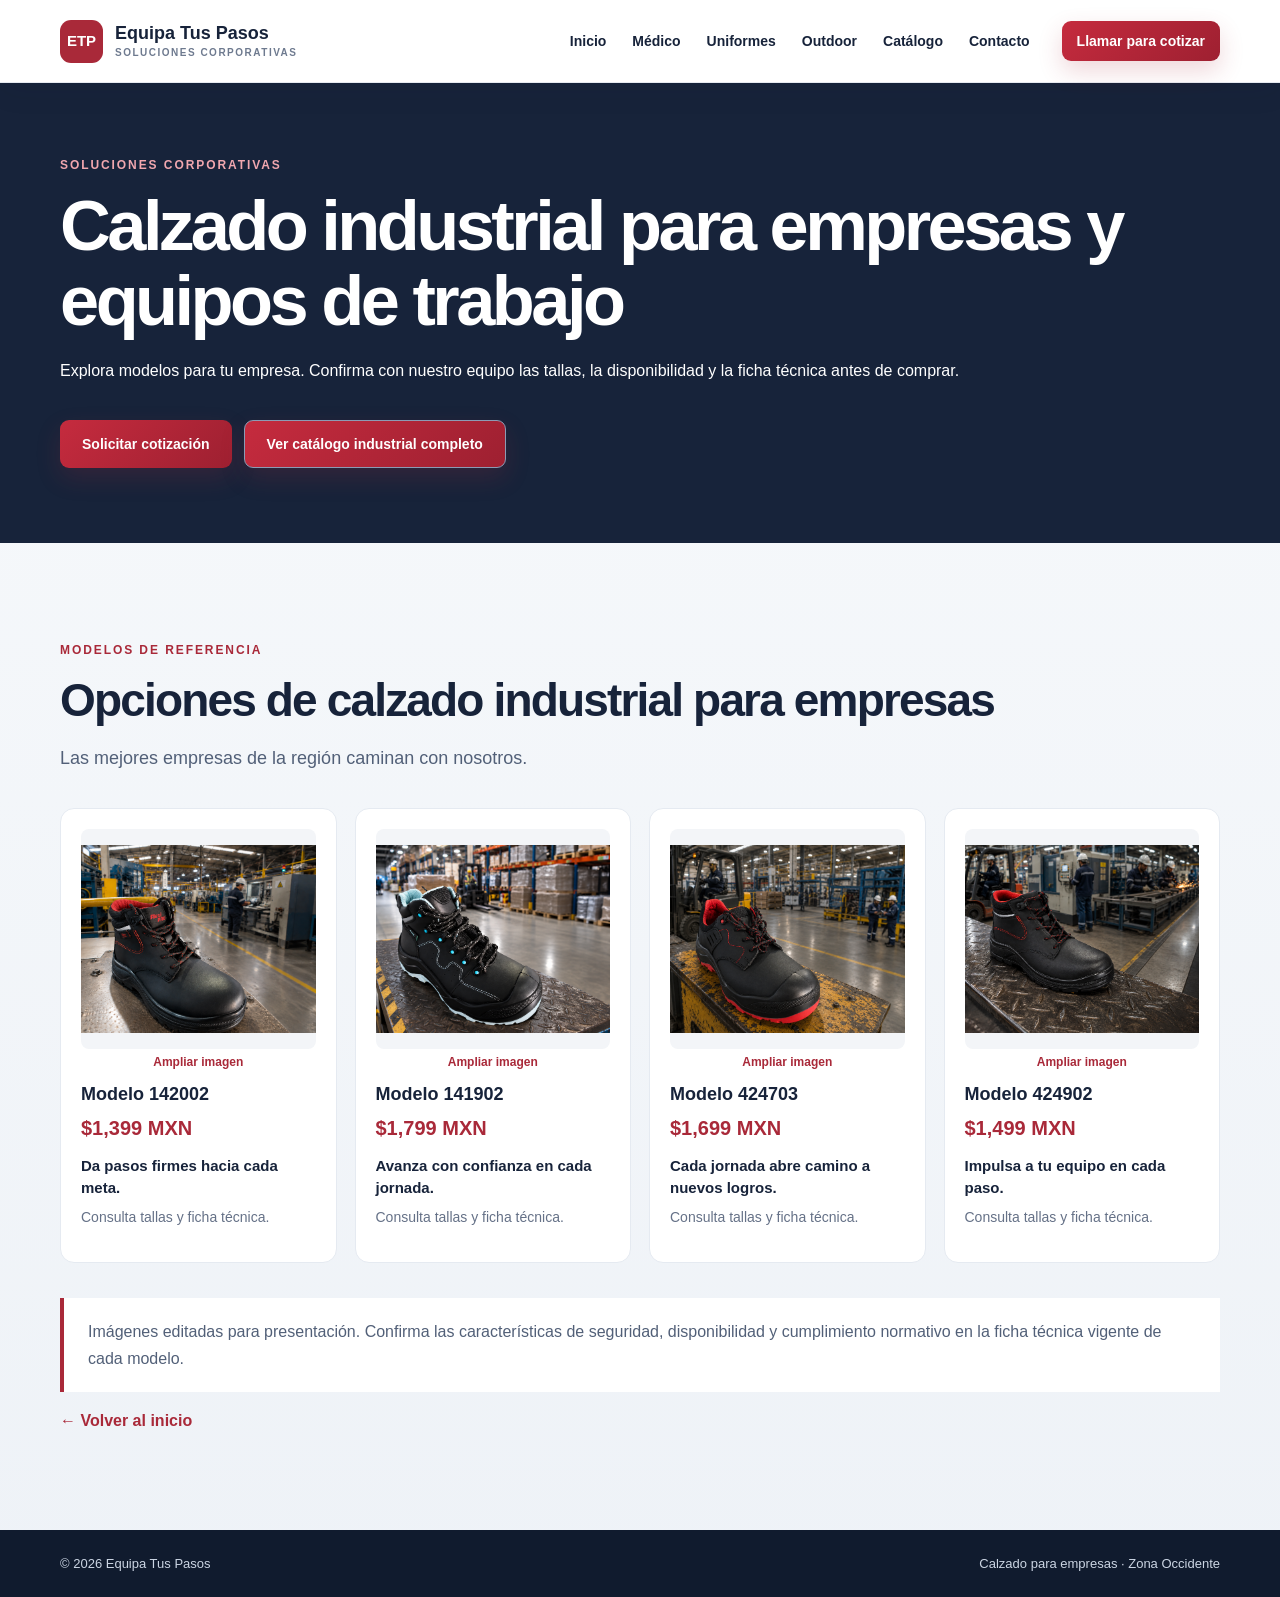
<file: industrial.html>
<!doctype html>
<html lang="es-MX"><head><meta charset="utf-8"><meta name="viewport" content="width=device-width, initial-scale=1"><title>Calzado industrial para empresas | Equipa Tus Pasos</title><meta name="description" content="Calzado industrial para empresas y equipos de trabajo. Consulta opciones Flexi PRO para dama y caballero y solicita información para tu empresa."><meta name="robots" content="index,follow"><link rel="canonical" href="https://equipatuspasos.com.mx/industrial.html"><link rel="stylesheet" href="styles.css?v=movil-20260917"><style>.product-image-button img{width:100%;height:220px;object-fit:contain;border-radius:8px;background:#f3f5f8}.product-image-button:hover img{transform:scale(1.02)}.industrial-tagline{color:#526078;font-size:18px;line-height:1.55;margin:0 0 28px}</style></head><body>
<a class="skip" href="#contenido">Ir al contenido</a><header class="site-header"><div class="wrap nav"><a class="brand" href="index.html"><span class="brand-mark">ETP</span><span>Equipa <strong>Tus Pasos</strong><small>Soluciones corporativas</small></span></a><nav aria-label="Navegación principal"><a href="index.html">Inicio</a><a href="clinico.html">Médico</a><a href="uniformes.html">Uniformes</a><a href="outdoor.html">Outdoor</a><a href="catalogo.html">Catálogo</a><a href="index.html#contacto">Contacto</a></nav><a class="button button-small" href="tel:+523336867935">Llamar para cotizar</a></div></header>
<main id="contenido"><section class="subhero"><div class="wrap"><p class="eyebrow">Soluciones corporativas</p><h1>Calzado industrial para empresas y equipos de trabajo</h1><p>Explora modelos para tu empresa. Confirma con nuestro equipo las tallas, la disponibilidad y la ficha técnica antes de comprar.</p><div class="actions"><a class="button" href="index.html#contacto">Solicitar cotización</a><a class="button button-ghost" href="catalogo-industrial.html">Ver catálogo industrial completo</a></div></div></section><section class="section wrap"><p class="eyebrow dark">Modelos de referencia</p><h2>Opciones de calzado industrial para empresas</h2><p class="industrial-tagline">Las mejores empresas de la región caminan con nosotros.</p><div class="product-grid">
<article class="product"><button class="product-image-button" type="button" data-enlarge aria-label="Ampliar imagen del modelo 142002"><img src="industrial-142002-clean.png" alt="Bota industrial negra con detalles rojos, modelo 142002, en fábrica" loading="lazy"><span>Ampliar imagen</span></button><h3>Modelo 142002</h3><p class="product-price">$1,399 MXN</p><p class="product-message">Da pasos firmes hacia cada meta.</p><p>Consulta tallas y ficha técnica.</p></article>
<article class="product"><button class="product-image-button" type="button" data-enlarge aria-label="Ampliar imagen del modelo 141902"><img src="industrial-141902-clean.png" alt="Bota industrial negra con detalles azules, modelo 141902, en almacén" loading="lazy"><span>Ampliar imagen</span></button><h3>Modelo 141902</h3><p class="product-price">$1,799 MXN</p><p class="product-message">Avanza con confianza en cada jornada.</p><p>Consulta tallas y ficha técnica.</p></article>
<article class="product"><button class="product-image-button" type="button" data-enlarge aria-label="Ampliar imagen del modelo 424703"><img src="industrial-424703-clean.png" alt="Calzado industrial negro con suela roja, modelo 424703, en fábrica" loading="lazy"><span>Ampliar imagen</span></button><h3>Modelo 424703</h3><p class="product-price">$1,699 MXN</p><p class="product-message">Cada jornada abre camino a nuevos logros.</p><p>Consulta tallas y ficha técnica.</p></article>
<article class="product"><button class="product-image-button" type="button" data-enlarge aria-label="Ampliar imagen del modelo 424902"><img src="industrial-424902-clean.png" alt="Bota industrial negra con detalles rojos, modelo 424902, en planta de producción" loading="lazy"><span>Ampliar imagen</span></button><h3>Modelo 424902</h3><p class="product-price">$1,499 MXN</p><p class="product-message">Impulsa a tu equipo en cada paso.</p><p>Consulta tallas y ficha técnica.</p></article>
</div><div class="notice">Imágenes editadas para presentación. Confirma las características de seguridad, disponibilidad y cumplimiento normativo en la ficha técnica vigente de cada modelo.</div><a class="back-link" href="index.html">← Volver al inicio</a></section></main>
<dialog id="product-lightbox" class="product-lightbox" aria-label="Imagen ampliada del producto"><button class="lightbox-close" type="button" aria-label="Cerrar imagen ampliada">×</button><img alt=""><p></p></dialog><footer><div class="wrap footer-inner"><span>© <span id="year">2026</span> Equipa Tus Pasos</span><span>Calzado para empresas · Zona Occidente</span></div></footer><script src="site.js" defer></script></body></html>
</file>
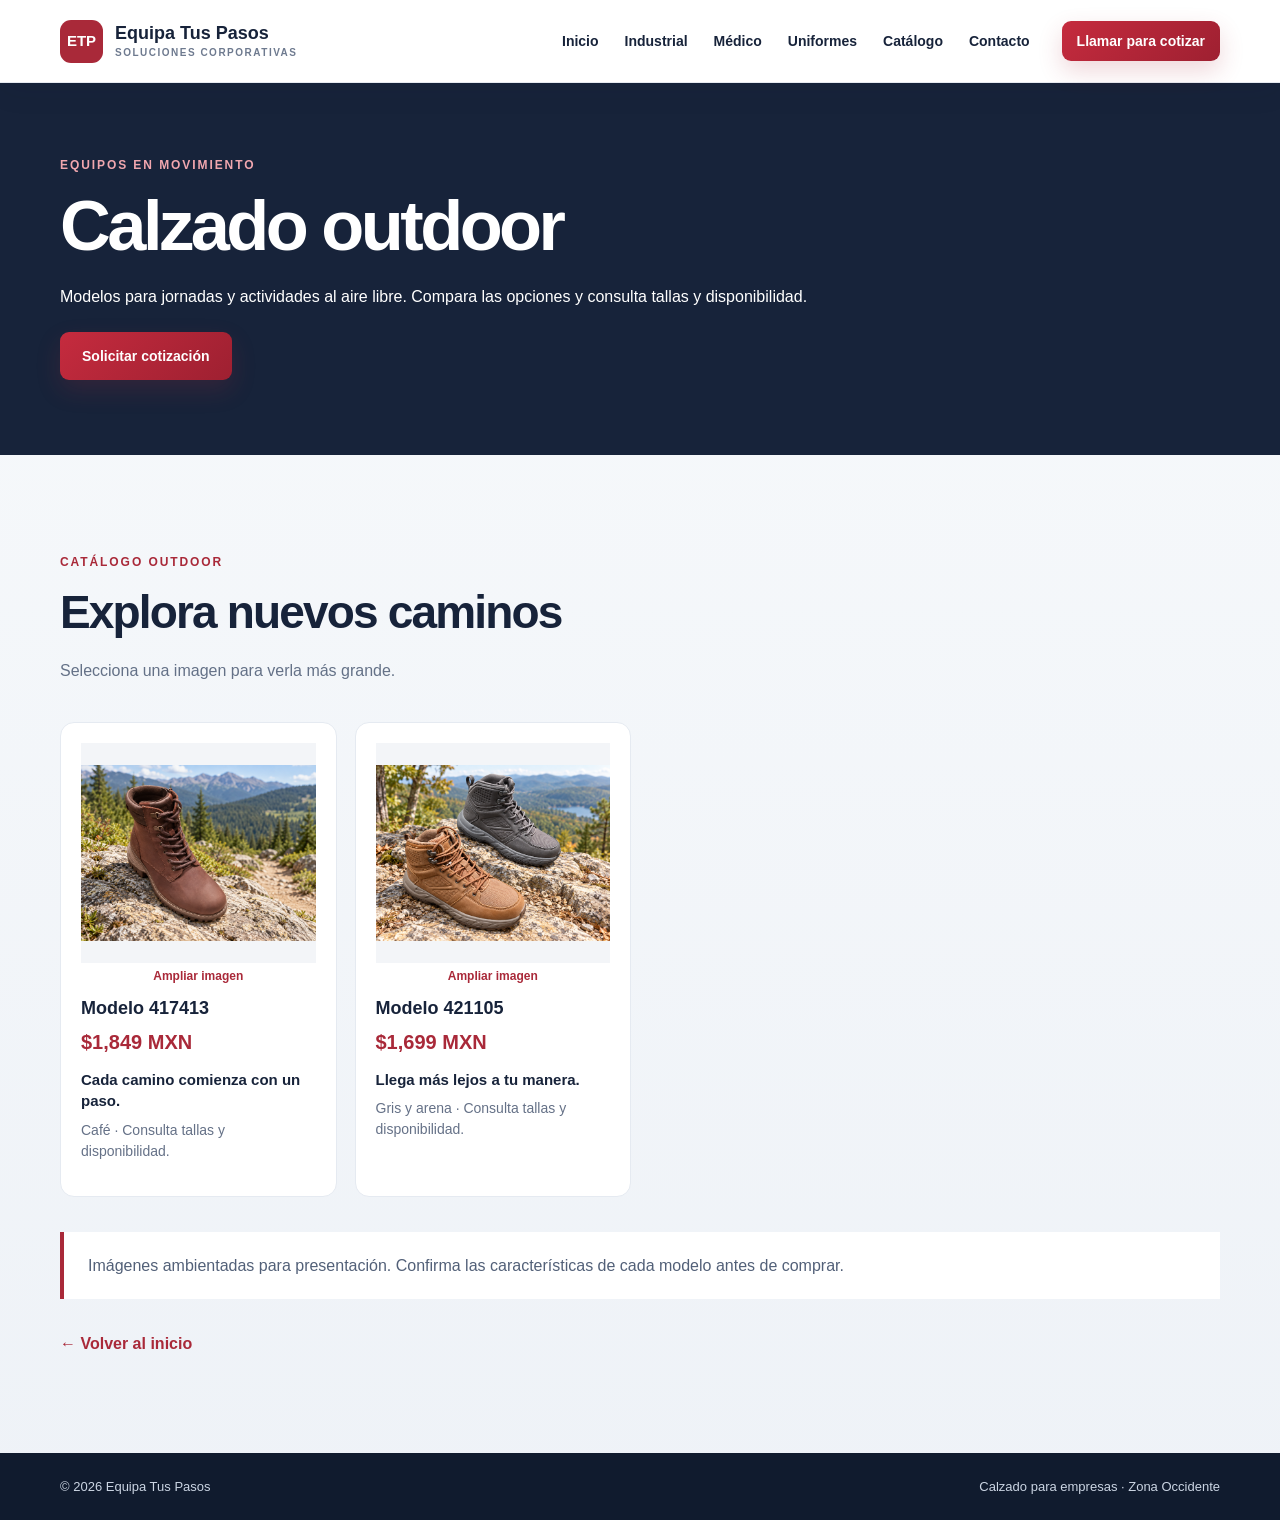
<file: outdoor.html>
<!doctype html>
<html lang="es-MX"><head><meta charset="utf-8"><meta name="viewport" content="width=device-width, initial-scale=1">
<title>Calzado outdoor para empresas | Equipa Tus Pasos</title><meta name="description" content="Explora botas outdoor en café, gris y arena para equipos que trabajan en exteriores. Solicita una cotización corporativa."><meta name="robots" content="index,follow"><link rel="canonical" href="https://equipatuspasos.com.mx/outdoor.html"><link rel="stylesheet" href="styles.css?v=movil-20260917"></head><body>
<a class="skip" href="#contenido">Ir al contenido</a><header class="site-header"><div class="wrap nav"><a class="brand" href="index.html"><span class="brand-mark">ETP</span><span>Equipa <strong>Tus Pasos</strong><small>Soluciones corporativas</small></span></a><nav aria-label="Navegación principal"><a href="index.html">Inicio</a><a href="industrial.html">Industrial</a><a href="clinico.html">Médico</a><a href="uniformes.html">Uniformes</a><a href="catalogo.html">Catálogo</a><a href="index.html#contacto">Contacto</a></nav><a class="button button-small" href="tel:+523336867935">Llamar para cotizar</a></div></header>
<main id="contenido"><section class="subhero"><div class="wrap"><p class="eyebrow">Equipos en movimiento</p><h1>Calzado outdoor</h1><p>Modelos para jornadas y actividades al aire libre. Compara las opciones y consulta tallas y disponibilidad.</p><a class="button" href="index.html#contacto">Solicitar cotización</a></div></section><section class="section wrap"><p class="eyebrow dark">Catálogo outdoor</p><h2>Explora nuevos caminos</h2><p class="section-intro">Selecciona una imagen para verla más grande.</p><div class="product-grid">
<article class="product"><button class="product-image-button" type="button" data-enlarge aria-label="Ampliar imagen del modelo 417413"><img src="outdoor-417413.png" alt="Bota outdoor café, modelo 417413, en sendero natural" loading="lazy"><span>Ampliar imagen</span></button><h3>Modelo 417413</h3><p class="product-price">$1,849 MXN</p><p class="product-message">Cada camino comienza con un paso.</p><p>Café · Consulta tallas y disponibilidad.</p></article>
<article class="product"><button class="product-image-button" type="button" data-enlarge aria-label="Ampliar imagen del modelo 421105"><img src="outdoor-421105.png" alt="Botas outdoor modelo 421105 en gris y arena, en entorno natural" loading="lazy"><span>Ampliar imagen</span></button><h3>Modelo 421105</h3><p class="product-price">$1,699 MXN</p><p class="product-message">Llega más lejos a tu manera.</p><p>Gris y arena · Consulta tallas y disponibilidad.</p></article>
</div><p class="notice">Imágenes ambientadas para presentación. Confirma las características de cada modelo antes de comprar.</p><a class="back-link" href="index.html">← Volver al inicio</a></section></main>
<dialog id="product-lightbox" class="product-lightbox" aria-label="Imagen ampliada del producto"><button class="lightbox-close" type="button" aria-label="Cerrar imagen ampliada">×</button><img alt=""><p></p></dialog><footer><div class="wrap footer-inner"><span>© <span id="year">2026</span> Equipa Tus Pasos</span><span>Calzado para empresas · Zona Occidente</span></div></footer><script src="site.js" defer></script>
</body></html>
</file>
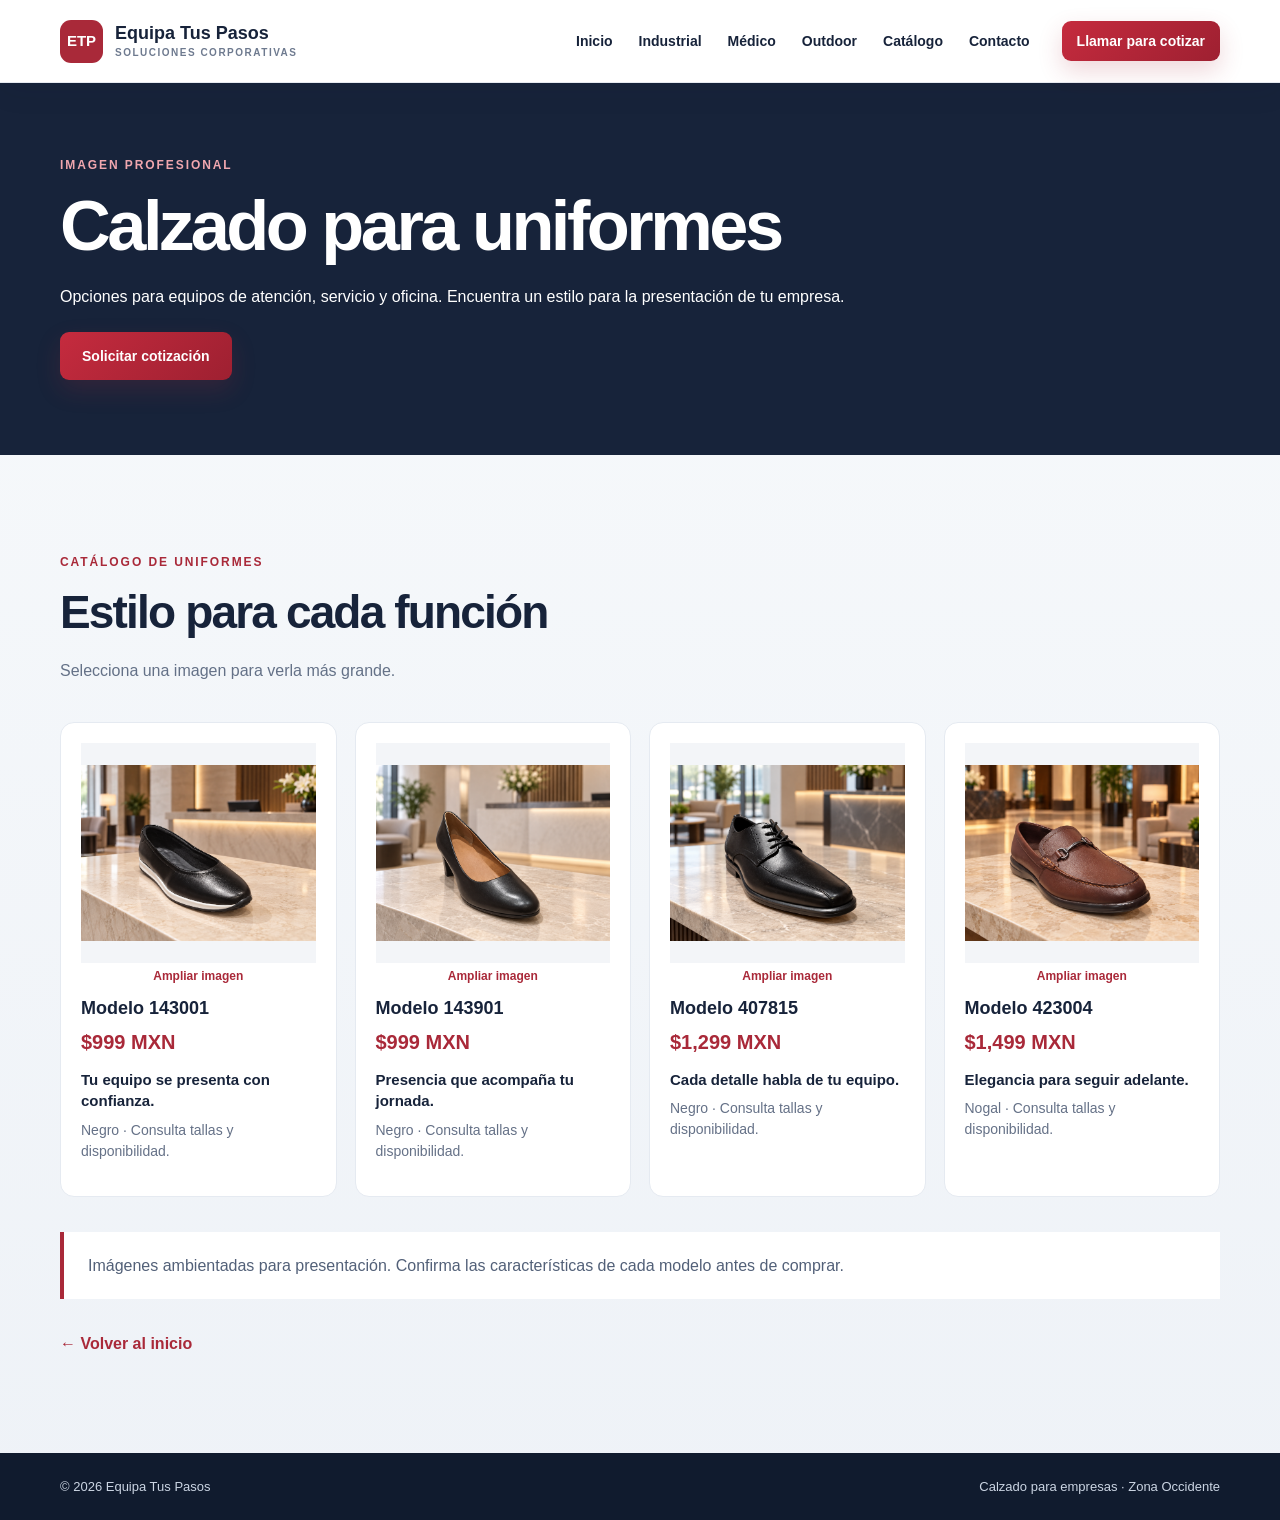
<file: uniformes.html>
<!doctype html>
<html lang="es-MX"><head><meta charset="utf-8"><meta name="viewport" content="width=device-width, initial-scale=1">
<title>Calzado para uniformes y empresas | Equipa Tus Pasos</title><meta name="description" content="Explora zapatos para uniformes corporativos y personal de servicio. Cotizaciones por volumen en Guadalajara y la Zona Occidente."><meta name="robots" content="index,follow"><link rel="canonical" href="https://equipatuspasos.com.mx/uniformes.html"><link rel="stylesheet" href="styles.css?v=movil-20260917"></head><body>
<a class="skip" href="#contenido">Ir al contenido</a><header class="site-header"><div class="wrap nav"><a class="brand" href="index.html"><span class="brand-mark">ETP</span><span>Equipa <strong>Tus Pasos</strong><small>Soluciones corporativas</small></span></a><nav aria-label="Navegación principal"><a href="index.html">Inicio</a><a href="industrial.html">Industrial</a><a href="clinico.html">Médico</a><a href="outdoor.html">Outdoor</a><a href="catalogo.html">Catálogo</a><a href="index.html#contacto">Contacto</a></nav><a class="button button-small" href="tel:+523336867935">Llamar para cotizar</a></div></header>
<main id="contenido"><section class="subhero"><div class="wrap"><p class="eyebrow">Imagen profesional</p><h1>Calzado para uniformes</h1><p>Opciones para equipos de atención, servicio y oficina. Encuentra un estilo para la presentación de tu empresa.</p><a class="button" href="index.html#contacto">Solicitar cotización</a></div></section><section class="section wrap"><p class="eyebrow dark">Catálogo de uniformes</p><h2>Estilo para cada función</h2><p class="section-intro">Selecciona una imagen para verla más grande.</p><div class="product-grid">
<article class="product"><button class="product-image-button" type="button" data-enlarge aria-label="Ampliar imagen del modelo 143001"><img src="uniformes-143001.png" alt="Zapato negro de uniforme, modelo 143001, en recepción" loading="lazy"><span>Ampliar imagen</span></button><h3>Modelo 143001</h3><p class="product-price">$999 MXN</p><p class="product-message">Tu equipo se presenta con confianza.</p><p>Negro · Consulta tallas y disponibilidad.</p></article>
<article class="product"><button class="product-image-button" type="button" data-enlarge aria-label="Ampliar imagen del modelo 143901"><img src="uniformes-143901.png" alt="Zapato negro de tacón, modelo 143901, en entorno corporativo" loading="lazy"><span>Ampliar imagen</span></button><h3>Modelo 143901</h3><p class="product-price">$999 MXN</p><p class="product-message">Presencia que acompaña tu jornada.</p><p>Negro · Consulta tallas y disponibilidad.</p></article>
<article class="product"><button class="product-image-button" type="button" data-enlarge aria-label="Ampliar imagen del modelo 407815"><img src="uniformes-407815.png" alt="Zapato negro de agujetas, modelo 407815, en entorno corporativo" loading="lazy"><span>Ampliar imagen</span></button><h3>Modelo 407815</h3><p class="product-price">$1,299 MXN</p><p class="product-message">Cada detalle habla de tu equipo.</p><p>Negro · Consulta tallas y disponibilidad.</p></article>
<article class="product"><button class="product-image-button" type="button" data-enlarge aria-label="Ampliar imagen del modelo 423004"><img src="uniformes-423004.png" alt="Mocasín color nogal, modelo 423004, en entorno de servicio" loading="lazy"><span>Ampliar imagen</span></button><h3>Modelo 423004</h3><p class="product-price">$1,499 MXN</p><p class="product-message">Elegancia para seguir adelante.</p><p>Nogal · Consulta tallas y disponibilidad.</p></article>
</div><p class="notice">Imágenes ambientadas para presentación. Confirma las características de cada modelo antes de comprar.</p><a class="back-link" href="index.html">← Volver al inicio</a></section></main>
<dialog id="product-lightbox" class="product-lightbox" aria-label="Imagen ampliada del producto"><button class="lightbox-close" type="button" aria-label="Cerrar imagen ampliada">×</button><img alt=""><p></p></dialog><footer><div class="wrap footer-inner"><span>© <span id="year">2026</span> Equipa Tus Pasos</span><span>Calzado para empresas · Zona Occidente</span></div></footer><script src="site.js" defer></script>
</body></html>
</file>
<file: styles.css>
:root{font-family:Arial,Helvetica,sans-serif;color:#17233a;background:#f7f9fc;font-synthesis:none}*{box-sizing:border-box}html{scroll-behavior:smooth}body{margin:0}a{color:inherit}img{max-width:100%;display:block}.wrap{width:min(1160px,calc(100% - 40px));margin:auto}.skip{position:absolute;left:-9999px}.skip:focus{left:12px;top:12px;z-index:20;background:#fff;padding:12px}.site-header{background:#fff;border-bottom:1px solid #e6eaf0;position:sticky;top:0;z-index:10}.nav{display:flex;align-items:center;gap:32px;min-height:82px}.brand{display:flex;align-items:center;gap:12px;text-decoration:none;font-size:18px;font-weight:700;line-height:1.05;white-space:nowrap}.brand small{display:block;color:#6e7a8f;font-size:10px;text-transform:uppercase;letter-spacing:.15em;margin-top:5px}.brand-mark{display:grid;place-items:center;width:43px;height:43px;border-radius:11px;background:#a92939;color:#fff;font-size:15px}.nav nav{display:flex;gap:26px;margin-left:auto}.nav nav a{text-decoration:none;font-size:14px;font-weight:700}.nav nav a:hover,.text-link:hover{color:#a92939}.button{display:inline-flex;align-items:center;justify-content:center;padding:15px 22px;border-radius:9px;background:#a92939;color:#fff;text-decoration:none;font-weight:800;font-size:14px;min-height:48px}.button:hover{background:#8f1e2d}.button-small{min-height:40px;padding:11px 15px;white-space:nowrap}.button-ghost{background:transparent;border:1px solid #8c9bb4}.button-ghost:hover{background:#344059}.hero{background:linear-gradient(135deg,#17233a,#263852);color:#fff;padding:100px 0 110px}.hero-grid{display:grid;grid-template-columns:1.2fr .8fr;gap:70px;align-items:center}.eyebrow{color:#f1a7af;letter-spacing:.16em;text-transform:uppercase;font-size:12px;font-weight:900;margin:0 0 17px}.eyebrow.dark{color:#a92939}h1,h2,h3,p{margin-top:0}h1{font-size:clamp(42px,5.5vw,73px);letter-spacing:-.05em;line-height:1.06;margin-bottom:24px}h1 em{color:#f0a9b2;font-style:normal}h2{font-size:clamp(31px,4vw,46px);letter-spacing:-.04em;line-height:1.15;margin-bottom:18px}.lead{font-size:19px;line-height:1.7;color:#d2dae7;max-width:660px}.actions{display:flex;flex-wrap:wrap;gap:12px;margin-top:30px}.hero-note{color:#b6c1d3;font-size:13px;margin:28px 0 0}.hero-panel{background:#fff;color:#17233a;padding:25px;border-radius:17px;box-shadow:0 25px 55px #0002}.hero-panel-heading{text-transform:uppercase;color:#76839a;letter-spacing:.13em;font-size:12px;font-weight:800;padding:5px 4px 15px}.hero-panel a{display:flex;align-items:center;gap:16px;text-decoration:none;padding:22px 5px;border-top:1px solid #e8ecf1}.hero-panel a>span:nth-child(2){flex:1}.hero-panel strong,.hero-panel small{display:block}.hero-panel small{color:#738096;margin-top:6px}.panel-icon{display:grid;place-items:center;border-radius:12px;background:#f8e8eb;color:#a92939;font-weight:900;width:46px;height:46px}.section{padding:100px 0}.section-intro{color:#647187;line-height:1.7;max-width:660px;margin-bottom:38px}.cards{display:grid;grid-template-columns:1fr 1fr;gap:28px}.card{background:#fff;border:1px solid #e5eaf1;border-radius:17px;overflow:hidden;box-shadow:0 14px 30px #1c2d440a}.card-visual{height:260px;position:relative;overflow:hidden}.card-visual img{height:100%;width:100%;object-fit:contain;padding:18px}.industrial-visual{background:#edf1f5}.industrial-visual>span{position:absolute;top:18px;left:18px;background:#fff;padding:8px 12px;border-radius:6px;color:#a92939;text-transform:uppercase;letter-spacing:.1em;font-size:11px;font-weight:900}.clinical-visual{background:linear-gradient(130deg,#d8eef1,#afcfd9)}.clinical-art{height:100%;display:flex;flex-direction:column;justify-content:center;padding:45px}.clinical-art span{color:#3e7d91;letter-spacing:.2em;font-size:12px;font-weight:900}.clinical-art strong{font-size:35px;line-height:1.15;max-width:320px;margin-top:18px}.card-body{padding:30px}.card-body h3{font-size:24px}.card-body p{line-height:1.7;color:#657187;min-height:82px}.text-link{color:#a92939;font-weight:900;text-decoration:none}.process{background:#eef2f7}.steps{display:grid;grid-template-columns:repeat(3,1fr);gap:30px;margin-top:42px}.steps>div{background:#fff;border-radius:13px;padding:30px}.steps span{color:#a92939;font-size:13px;font-weight:900}.steps h3{font-size:20px;margin:20px 0 10px}.steps p{color:#657187;line-height:1.65;margin-bottom:0}.contact{background:#17233a;color:#fff}.contact-grid{display:grid;grid-template-columns:1fr .7fr;gap:60px;align-items:center}.contact p{color:#c8d2e1;line-height:1.7}.contact-card{background:#fff;color:#17233a;border-radius:16px;padding:30px}.contact-card p{color:#67748a;font-size:13px;margin-bottom:7px}.contact-number{display:block;font-size:31px;font-weight:900;text-decoration:none;margin-bottom:20px}.contact-card .button{width:100%;margin-bottom:28px}.contact-secondary{font-size:20px;font-weight:800;text-decoration:none}footer{background:#101b2e;color:#cbd5e3}.footer-inner{display:flex;justify-content:space-between;gap:20px;padding:26px 0;font-size:13px}.subhero{background:#17233a;color:#fff;padding:75px 0}.subhero p:last-child{color:#d2dae7;line-height:1.7;font-size:18px;max-width:760px}.product-grid{display:grid;grid-template-columns:repeat(4,1fr);gap:18px;margin:35px 0}.product{border:1px solid #e5eaf1;border-radius:14px;background:#fff;padding:20px}.product img{width:100%;height:185px;object-fit:contain}.product h3{margin:15px 0 6px;font-size:18px}.product p{color:#657187;font-size:14px;line-height:1.5}.notice{border-left:4px solid #a92939;background:#fff;padding:20px 24px;line-height:1.7;color:#526078}.back-link{display:inline-block;margin-top:20px;color:#a92939;font-weight:800;text-decoration:none}@media(max-width:850px){.nav{flex-wrap:wrap;padding:15px 0;gap:15px}.nav nav{order:3;width:100%;margin:0;justify-content:space-between}.hero-grid,.contact-grid{grid-template-columns:1fr;gap:40px}.hero{padding:65px 0}.steps,.product-grid{grid-template-columns:repeat(2,1fr)}}@media(max-width:600px){.wrap{width:min(100% - 30px,1160px)}.nav>.button{display:none}.nav nav{gap:8px}.nav nav a{font-size:12px}.section{padding:65px 0}.cards,.steps,.product-grid{grid-template-columns:1fr}.card-body p{min-height:0}.hero-panel{padding:18px}.footer-inner{flex-direction:column}.contact-number{font-size:27px}}
.contact-card h3{font-size:22px;margin-bottom:18px}.contact-card form{display:grid;gap:8px}.contact-card label{font-size:13px;font-weight:800;margin-top:8px}.contact-card input,.contact-card select,.contact-card textarea{width:100%;border:1px solid #ccd5e2;border-radius:8px;padding:12px;font:inherit;color:#17233a;background:#fff}.contact-card input:focus,.contact-card select:focus,.contact-card textarea:focus{outline:2px solid #a92939;outline-offset:1px}.contact-card form button{border:0;cursor:pointer;margin-top:10px}.form-note{display:block;color:#657187;line-height:1.5}.contact-divider{height:1px;background:#e5eaf1;margin:26px 0}
.form-trap{position:absolute!important;left:-9999px!important;width:1px!important;height:1px!important;overflow:hidden!important}.form-status{min-height:24px;margin:4px 0 0!important;font-size:14px!important;font-weight:800}.form-status.success{color:#267447!important}.form-status.error{color:#a92939!important}.contact-card form button:disabled{opacity:.65;cursor:wait}
.discount-grid{display:grid;grid-template-columns:repeat(4,1fr);gap:14px}.discount-grid>div{background:#fff;border:1px solid #e5eaf1;border-top:4px solid #a92939;border-radius:12px;padding:24px;text-align:center;box-shadow:0 8px 24px #1c2d4409}.discount-grid strong,.discount-grid span{display:block}.discount-grid strong{font-size:18px;margin-bottom:8px}.discount-grid span{color:#a92939;font-size:21px;font-weight:900}.discount-note{color:#657187;font-size:13px;line-height:1.6;margin:18px 0 0}@media(max-width:850px){.discount-grid{grid-template-columns:repeat(2,1fr)}}@media(max-width:600px){.discount-grid{grid-template-columns:1fr 1fr}.discount-grid>div{padding:16px}.discount-grid strong{font-size:15px}.discount-grid span{font-size:17px}}
.agreements{background:linear-gradient(135deg,#17233a,#2d405d);color:#fff}.agreements-grid{display:grid;grid-template-columns:1fr 1fr;gap:70px;align-items:center}.agreements h2{max-width:620px}.agreements p{color:#d2dae7;line-height:1.7;font-size:17px}.agreements .button{margin-top:12px}.agreement-benefits{display:grid;gap:14px}.agreement-benefits>div{background:#fff;color:#17233a;border-radius:13px;padding:24px;border-left:4px solid #a92939}.agreement-benefits strong,.agreement-benefits span{display:block}.agreement-benefits strong{font-size:18px;margin-bottom:8px}.agreement-benefits span{color:#657187;line-height:1.55}@media(max-width:850px){.agreements-grid{grid-template-columns:1fr;gap:38px}}@media(max-width:600px){.agreement-benefits>div{padding:20px}.agreements p{font-size:16px}}
.coverage{background:#fff}.coverage-list{display:flex;flex-wrap:wrap;gap:12px;margin:28px 0}.coverage-list span{background:#f8e8eb;color:#8f1e2d;border:1px solid #e8c5cb;border-radius:999px;padding:12px 18px;font-weight:900}.coverage-note{max-width:850px;color:#526078;line-height:1.7}.industrial-catalog-grid{display:grid;grid-template-columns:1fr;gap:34px;margin:35px 0}.industrial-sheet{padding:22px}.industrial-sheet h3{font-size:25px;margin:0 0 18px}.industrial-sheet .product-image-button img{height:auto;aspect-ratio:1870/1445;object-fit:contain;background:#eee9e4}.industrial-lightbox{max-width:min(98vw,1500px);width:min(98vw,1500px)}.industrial-lightbox img{max-height:calc(94vh - 100px)}@media(max-width:600px){.coverage-list{gap:8px}.coverage-list span{padding:10px 13px;font-size:13px}.industrial-sheet{padding:12px}}
.product-image-button{display:block;width:100%;border:0;background:transparent;padding:0;cursor:zoom-in;color:#a92939;font:inherit;font-size:12px;font-weight:800}.product-image-button img{transition:transform .2s ease}.product-image-button:hover img{transform:scale(1.04)}.product-image-button:focus-visible{outline:3px solid #a92939;outline-offset:4px}.product-image-button span{display:block;margin-top:6px}.product .product-message{color:#17233a;font-weight:800;font-size:15px;line-height:1.45;margin:8px 0}.product-lightbox{border:0;border-radius:18px;padding:24px;background:#fff;box-shadow:0 25px 80px #0006;max-width:min(92vw,900px);max-height:92vh;text-align:center}.product-lightbox::backdrop{background:#101b2ed9}.product-lightbox img{display:block;max-width:100%;max-height:calc(92vh - 110px);width:auto;height:auto;object-fit:contain;margin:auto}.product-lightbox p{margin:12px 0 0;font-weight:800}.lightbox-close{position:absolute;right:10px;top:8px;border:0;background:#17233a;color:#fff;border-radius:50%;width:34px;height:34px;font-size:24px;line-height:1;cursor:pointer}.lightbox-close:focus-visible{outline:3px solid #a92939;outline-offset:3px}

.card-visual{height:auto;aspect-ratio:4/3;background:#edf1f5}.card-visual img{object-fit:contain;padding:0}.card-badge{position:absolute;top:18px;left:18px;background:#fff;padding:8px 12px;border-radius:6px;color:#a92939;text-transform:uppercase;letter-spacing:.1em;font-size:11px;font-weight:900}.product-image-button img{height:220px;object-fit:contain;background:#f3f5f8}.subhero .button{margin-top:10px}@media(max-width:1050px){.nav nav{gap:14px}.nav nav a{font-size:13px}}
@media(max-width:600px){.nav nav{justify-content:flex-start;flex-wrap:wrap;column-gap:14px;row-gap:10px}.nav nav a{font-size:12px}}
.catalog-toolbar{display:flex;align-items:end;justify-content:space-between;gap:30px;margin-bottom:24px}.catalog-toolbar h2{margin-bottom:0}.catalog-search{display:grid;gap:8px;color:#526078;font-size:13px;font-weight:800;width:min(100%,420px)}.catalog-search input{border:1px solid #bcc7d6;border-radius:10px;padding:14px 16px;font:inherit;background:#fff}.catalog-search input:focus{outline:3px solid #a9293940;border-color:#a92939}.catalog-grid{display:grid;grid-template-columns:repeat(3,1fr);gap:22px}.catalog-card{background:#fff;border:1px solid #e5eaf1;border-radius:15px;padding:16px;box-shadow:0 8px 24px #1c2d4409}.catalog-card h3{font-size:18px;margin:16px 0 8px}.catalog-models{color:#657187;font-size:13px;line-height:1.6;min-height:44px}.catalog-page-button{border:0;background:#eef2f7;border-radius:10px;padding:0;width:100%;cursor:zoom-in;overflow:hidden}.catalog-page-button img{width:100%;aspect-ratio:1.42/1;object-fit:contain;transition:transform .2s ease}.catalog-page-button:hover img{transform:scale(1.02)}.catalog-more{display:flex;margin:30px auto}.catalog-more[hidden]{display:none}.catalog-notice{margin-top:35px}.catalog-lightbox{width:min(96vw,1100px)}@media(max-width:850px){.catalog-grid{grid-template-columns:repeat(2,1fr)}}@media(max-width:600px){.catalog-toolbar{align-items:stretch;flex-direction:column}.catalog-grid{grid-template-columns:1fr}.catalog-models{min-height:0}}

.product .product-price{color:#a92939;font-size:20px;font-weight:900;margin:8px 0}.product-price+.product-message{margin-top:12px}
.hero-trust{max-width:690px;margin:18px 0 0;padding-left:15px;border-left:3px solid #f0a9b2;color:#fff;font-size:15px;font-weight:800;line-height:1.55}.catalog-filters{display:flex;flex-wrap:wrap;gap:10px;margin:4px 0 12px}.catalog-filters button{min-width:112px;border:1px solid #a92939;border-radius:999px;padding:11px 19px;background:#fff;color:#a92939;font:inherit;font-size:14px;font-weight:800;cursor:pointer}.catalog-filters button:hover,.catalog-filters button.active{background:#a92939;color:#fff}.catalog-filters button:focus-visible{outline:3px solid #17233a;outline-offset:3px}.catalog-filter-status{margin-bottom:28px}@media(max-width:600px){.catalog-filters{display:grid;grid-template-columns:1fr 1fr;gap:8px}.catalog-filters button{min-width:0;width:100%;padding:10px 8px}}

.industrial-sheet .product-image-button img{width:100%;height:auto!important;aspect-ratio:auto;object-fit:contain}

.agreements .agreements-lead{color:#dfe6f2;font-size:clamp(19px,2vw,24px);font-weight:700;margin-top:-8px}

.conditional-fields{display:contents}.conditional-fields[hidden]{display:none!important}

.conditional-block{display:contents}.conditional-block[hidden]{display:none!important}

/* Renovación visual moderna */
body{background:linear-gradient(180deg,#f8fafc 0%,#eef2f7 100%)}
.site-header{background:#fffffff2;backdrop-filter:blur(14px);box-shadow:0 8px 30px #101b2e12}
.button{background:linear-gradient(135deg,#c52b3e,#9e2031);box-shadow:0 10px 24px #a9293930;transition:transform .2s ease,box-shadow .2s ease,background .2s ease}
.button:hover{transform:translateY(-2px);box-shadow:0 15px 30px #a9293945;background:linear-gradient(135deg,#d53247,#8f1e2d)}
.hero{position:relative;overflow:hidden;background-image:linear-gradient(90deg,#101b2ef2 0%,#17233ad9 42%,#17233a82 72%,#101b2e99 100%),url('industrial-142002-clean.png');background-size:cover;background-position:center 48%;min-height:720px;display:flex;align-items:center;padding:100px 0}
.hero:before{content:"";position:absolute;inset:0 auto 0 0;width:9px;background:linear-gradient(#d62d42,#8f1e2d)}
.hero:after{content:"";position:absolute;right:-110px;bottom:-160px;width:420px;height:420px;border:70px solid #bf263a33;transform:rotate(18deg);pointer-events:none}
.hero .wrap{position:relative;z-index:1}
.hero-grid{grid-template-columns:1.12fr .88fr;gap:64px}
.hero h1{text-shadow:0 5px 24px #0008}
.hero h1 em{color:#ff5368}
.hero .lead{color:#edf2f8;text-shadow:0 2px 10px #0008}
.hero-trust{background:#101b2e8f;border-left:4px solid #e4374d;border-radius:0 10px 10px 0;padding:13px 16px;backdrop-filter:blur(8px)}
.hero-note{display:inline-flex;align-items:center;gap:9px;background:#101b2eb8;border:1px solid #ffffff24;border-radius:999px;padding:10px 14px;color:#eef3fa;backdrop-filter:blur(8px)}
.hero-note:before{content:"";width:8px;height:8px;border-radius:50%;background:#e4374d;box-shadow:0 0 0 5px #e4374d24}
.hero-panel{background:#fffffff0;border:1px solid #ffffff80;box-shadow:0 30px 80px #0006;backdrop-filter:blur(16px);transform:perspective(1200px) rotateY(-2deg)}
.hero-panel a{transition:transform .2s ease,background .2s ease,padding .2s ease;border-radius:.2s ease}
.hero-panel a:hover{background:#f8e8eb;transform:translateX(6px);padding-left:12px;border-radius:10px}
.panel-icon{background:linear-gradient(135deg,#fbecef,#f4cdd3);box-shadow:inset 0 0 0 1px #a9293915}
.section{position:relative}
.cards{gap:24px}
.card{border:0;border-radius:22px;box-shadow:0 18px 45px #17233a14;transition:transform .28s ease,box-shadow .28s ease}
.card:hover{transform:translateY(-9px);box-shadow:0 28px 60px #17233a26}
.card-visual:after{content:"";position:absolute;inset:auto 0 0;height:35%;background:linear-gradient(transparent,#101b2e45);pointer-events:none}
.card-badge{z-index:1;border-left:4px solid #c52b3e;box-shadow:0 8px 24px #101b2e22}
.card-body{position:relative;padding:32px}
.card-body:before{content:"";position:absolute;top:0;left:32px;width:54px;height:4px;border-radius:4px;background:linear-gradient(90deg,#d62d42,#8f1e2d)}
.agreements{position:relative;overflow:hidden;background:linear-gradient(120deg,#101b2e 0%,#1b2d4b 60%,#283d61 100%)}
.agreements:before{content:"";position:absolute;top:-140px;right:-60px;width:380px;height:620px;background:linear-gradient(135deg,#d62d4240,#d62d4200 65%);transform:rotate(18deg)}
.agreements .wrap{position:relative;z-index:1}
.agreement-benefits>div{border-left:0;border-top:4px solid #c52b3e;box-shadow:0 16px 35px #0003;transition:transform .22s ease,background .22s ease}
.agreement-benefits>div:hover{transform:translateX(7px);background:#fff8f8}
.reveal-ready .section{opacity:0;transform:translateY(28px);transition:opacity .65s ease,transform .65s ease}
.reveal-ready .section.is-visible{opacity:1;transform:none}
@media(max-width:850px){.hero{min-height:auto;background-position:42% center}.hero-panel{transform:none}.hero-grid{grid-template-columns:minmax(0,1fr);gap:45px}}
@media(max-width:600px){html,body{max-width:100%;overflow-x:hidden}.site-header{position:relative}.nav{display:grid;grid-template-columns:minmax(0,1fr);padding:12px 0 10px;gap:10px;min-height:0}.brand{font-size:16px}.brand-mark{width:39px;height:39px}.nav nav{display:flex;max-width:100%;overflow-x:auto;flex-wrap:nowrap;justify-content:flex-start;gap:8px;padding:2px 0 7px;scrollbar-width:thin}.nav nav a{flex:0 0 auto;background:#f3f5f8;border-radius:999px;padding:9px 12px;font-size:12px}.hero{padding:48px 0 58px;background-image:linear-gradient(180deg,#101b2ef2 0%,#17233ae8 58%,#17233ac7 100%),url('industrial-142002-clean.png');background-position:42% center}.hero-grid{width:calc(100% - 30px);grid-template-columns:minmax(0,1fr);gap:32px}.hero-grid>*{min-width:0;max-width:100%}.hero h1{max-width:100%;overflow-wrap:anywhere;font-size:clamp(36px,11vw,46px);line-height:1.03;margin-bottom:20px}.hero .lead{max-width:100%;overflow-wrap:anywhere;font-size:17px;line-height:1.55}.hero-trust{max-width:100%;overflow-wrap:anywhere;font-size:14px;padding:11px 13px}.hero .actions{display:grid;grid-template-columns:minmax(0,1fr);margin-top:24px}.hero .button{width:100%;max-width:100%}.hero-note{display:flex;max-width:100%;overflow-wrap:anywhere;border-radius:13px;line-height:1.45;margin-top:20px}.hero:after{width:240px;height:240px;right:-100px;bottom:-100px;border-width:42px}.hero-panel{width:100%;max-width:100%;padding:16px;background:#fffffff5}.hero-panel a{min-width:0;gap:12px;padding:17px 3px}.hero-panel a>span:nth-child(2){min-width:0;overflow-wrap:anywhere}.panel-icon{width:43px;height:43px;flex:0 0 43px}.card:hover,.button:hover,.agreement-benefits>div:hover{transform:none}}
@media(prefers-reduced-motion:reduce){.reveal-ready .section{opacity:1;transform:none;transition:none}.button,.card,.hero-panel a,.agreement-benefits>div{transition:none}}
</file>
